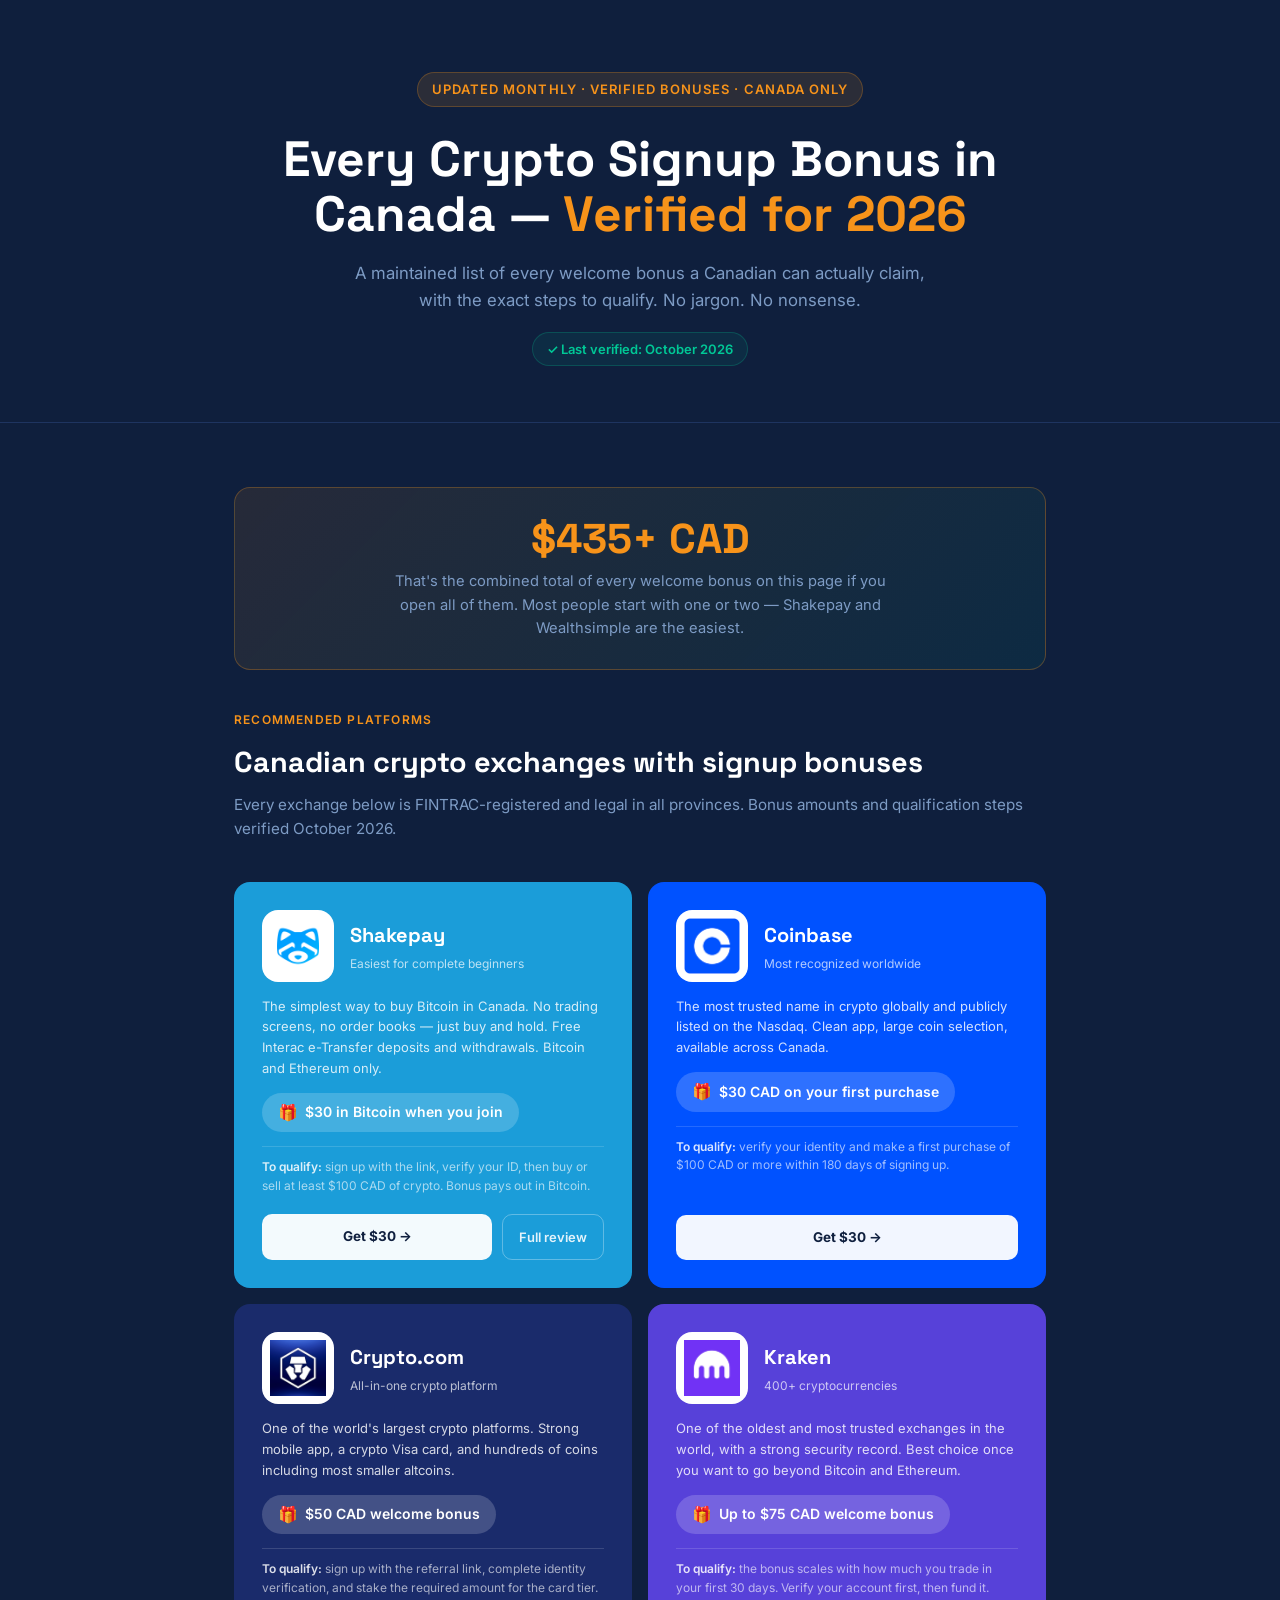
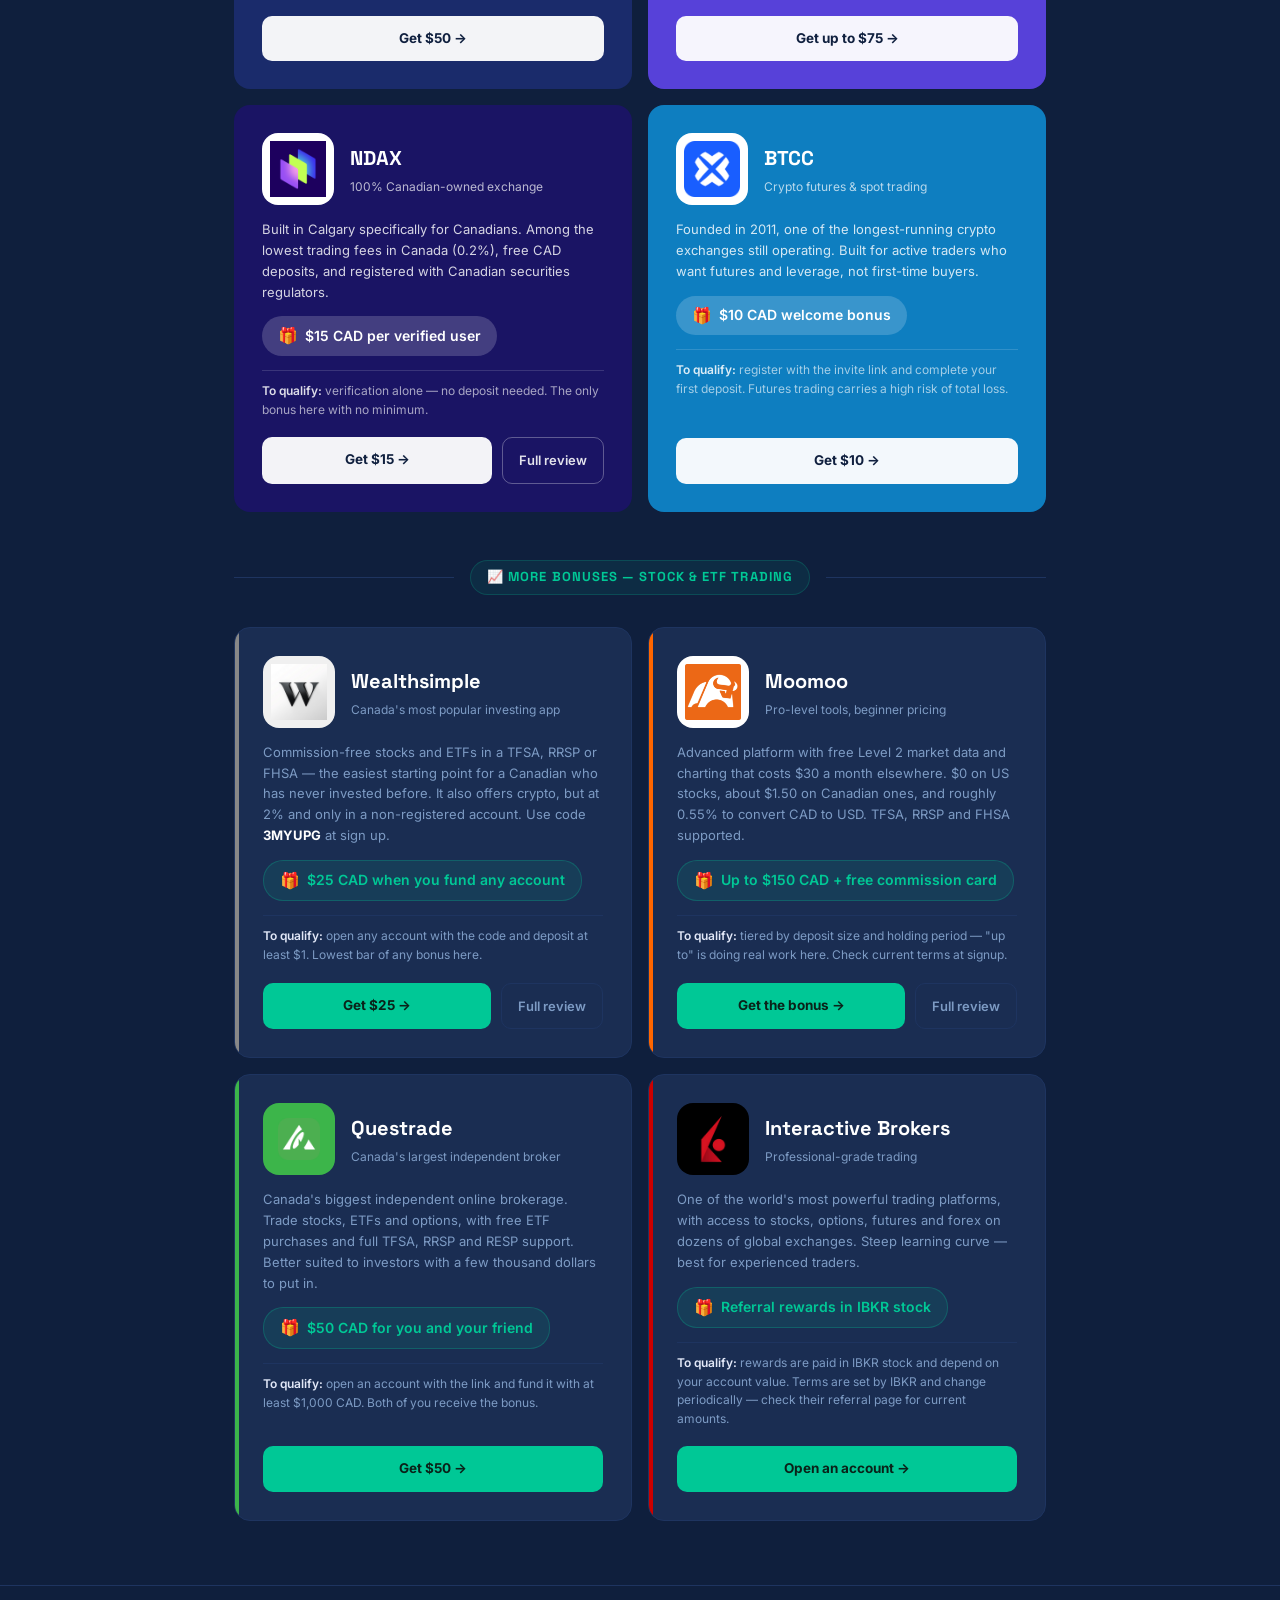
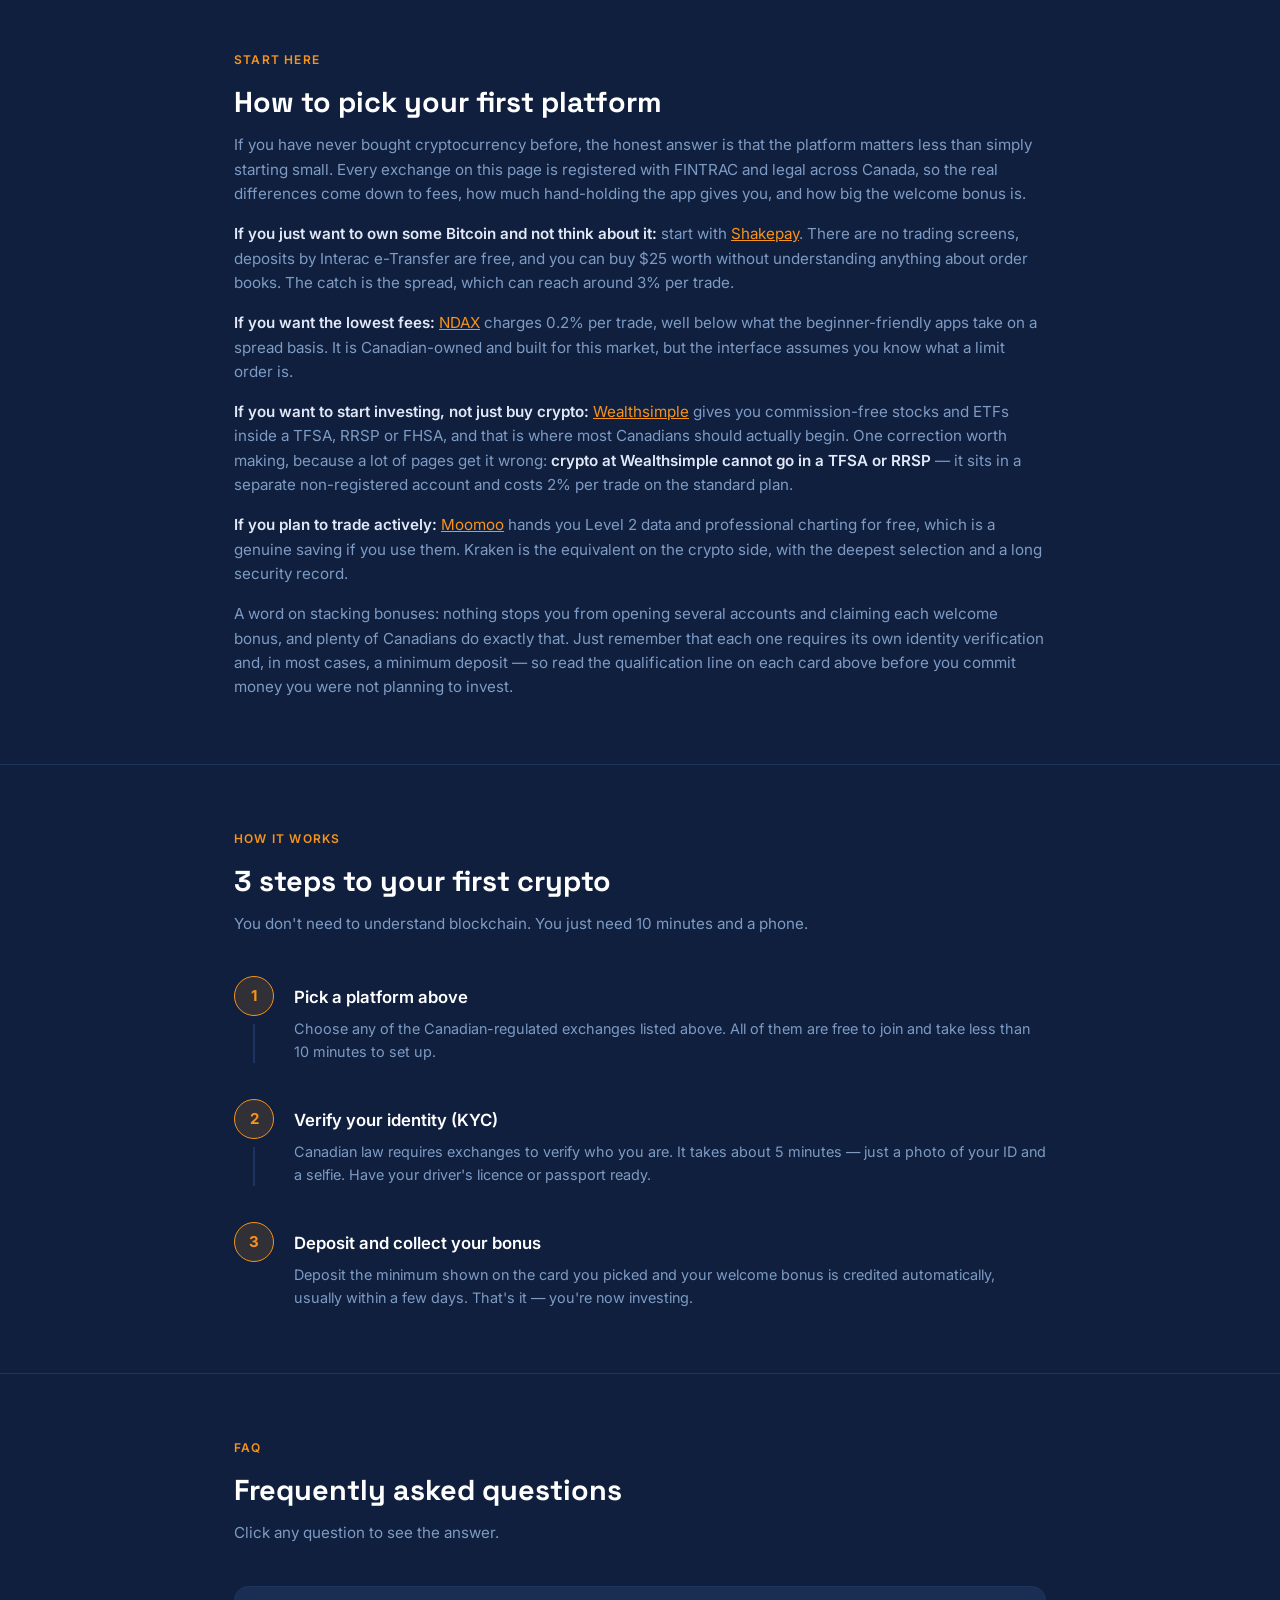
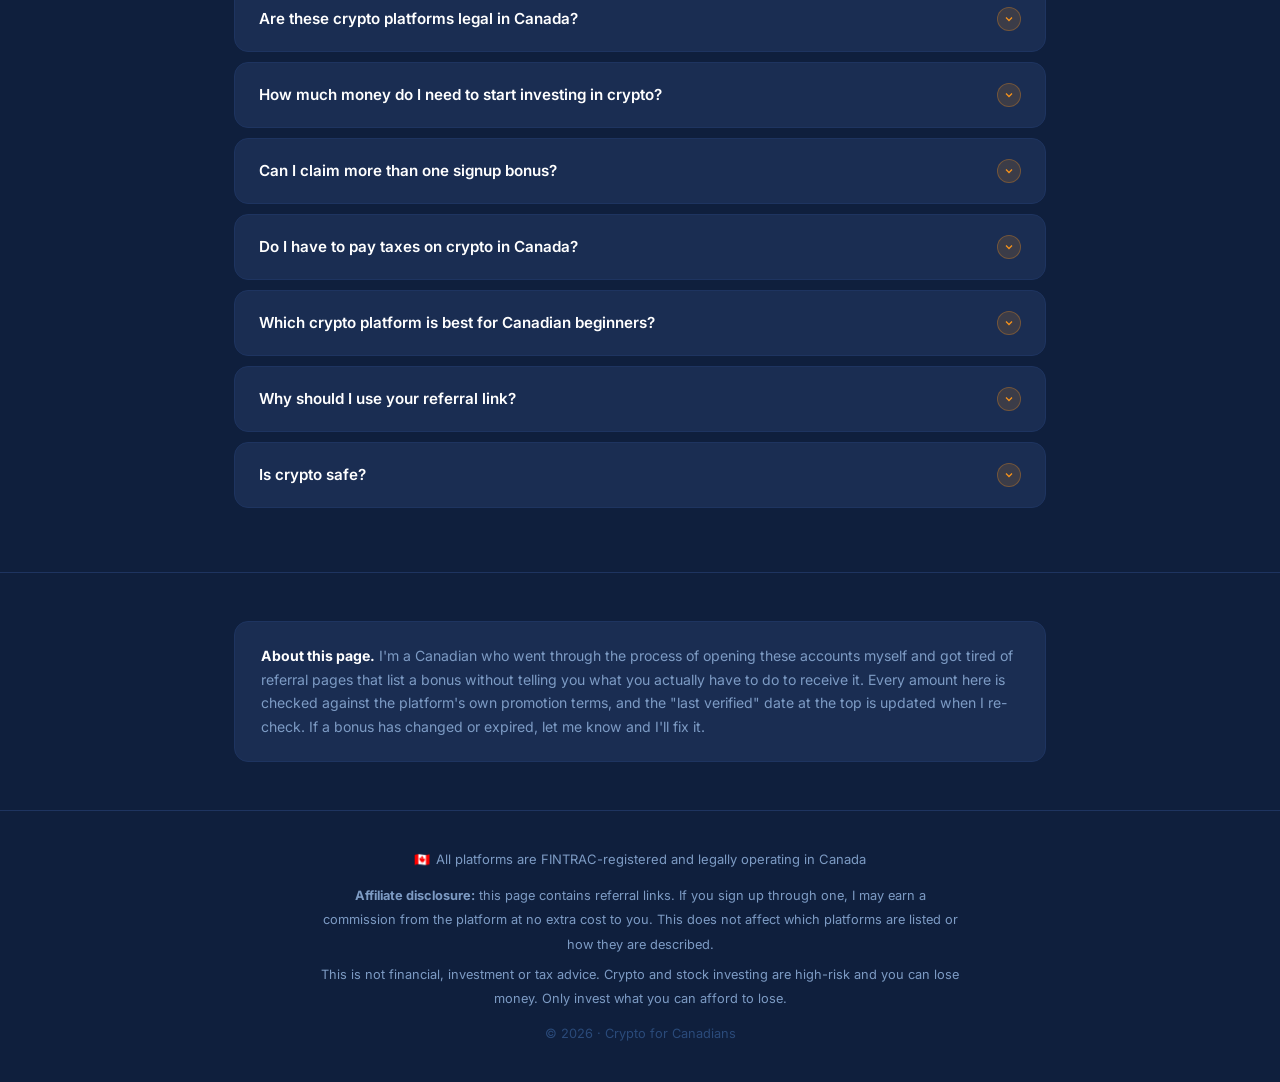
<file: index.html>
<!DOCTYPE html>
<html lang="en-CA">
<head>
  <meta charset="UTF-8" />
  <meta name="viewport" content="width=device-width, initial-scale=1.0"/>

  <!-- ===== SEO: PRIMARY TAGS ===== -->
  <title>Crypto Signup Bonuses Canada 2026 | Every Verified Welcome Bonus</title>
  <meta name="description" content="Every crypto and brokerage signup bonus available in Canada, verified and updated monthly. Stack over $400 CAD across Shakepay, NDAX, Kraken, Wealthsimple and more. Exact steps to qualify."/>
  <link rel="canonical" href="https://stayeasycanada.github.io/crypto-for-canadians/"/>
  <meta name="robots" content="index, follow, max-image-preview:large"/>
  <meta name="theme-color" content="#0f1f3d"/>
  <!-- Google Search Console ownership verification — do not remove -->
  <meta name="google-site-verification" content="TSSoETZHpgFbGE4LWz5i3dkM9i1strWRKu1IHQLQlgA" />

  <!-- ===== SEO: OPEN GRAPH (link previews on Reddit, Facebook, WhatsApp, Discord) ===== -->
  <meta property="og:type" content="website"/>
  <meta property="og:site_name" content="Crypto for Canadians"/>
  <meta property="og:locale" content="en_CA"/>
  <meta property="og:title" content="Every Crypto Signup Bonus in Canada — Stack $400+ in 2026"/>
  <meta property="og:description" content="A maintained list of every crypto and brokerage welcome bonus available to Canadians, with the exact steps to qualify for each one."/>
  <meta property="og:url" content="https://stayeasycanada.github.io/crypto-for-canadians/"/>
  <meta property="og:image" content="https://stayeasycanada.github.io/crypto-for-canadians/og-image.png"/>
  <meta property="og:image:width" content="1200"/>
  <meta property="og:image:height" content="630"/>
  <meta property="og:image:alt" content="Crypto for Canadians — every Canadian crypto signup bonus, verified"/>
  <meta name="twitter:card" content="summary_large_image"/>
  <meta name="twitter:title" content="Every Crypto Signup Bonus in Canada — Stack $400+ in 2026"/>
  <meta name="twitter:description" content="A maintained list of every crypto and brokerage welcome bonus available to Canadians, with the exact steps to qualify."/>
  <meta name="twitter:image" content="https://stayeasycanada.github.io/crypto-for-canadians/og-image.png"/>

  <!-- ===== FONTS: preconnect + link (faster than @import, better Core Web Vitals) ===== -->
  <link rel="preconnect" href="https://fonts.googleapis.com">
  <link rel="preconnect" href="https://fonts.gstatic.com" crossorigin>
  <link rel="stylesheet" href="https://fonts.googleapis.com/css2?family=Inter:wght@400;500;600;700&family=Space+Grotesk:wght@500;700&display=swap">

  <style>
    *, *::before, *::after { box-sizing: border-box; margin: 0; padding: 0; }
    :root {
      --bg: #0f1f3d;
      --surface: #162340;
      --surface2: #1a2d52;
      --border: #1e3460;
      --text: #e2e8f8;
      --muted: #7d9bc4;
      --accent: #f7931a;
      --green: #00c896;
      --white: #ffffff;
    }
    body { background: var(--bg); color: var(--text); font-family: 'Inter', sans-serif; font-size: 16px; line-height: 1.6; }

    header { text-align: center; padding: 72px 24px 56px; border-bottom: 1px solid var(--border); }
    .badge { display: inline-block; background: rgba(247,147,26,0.12); color: var(--accent); font-size: 13px; font-weight: 600; letter-spacing: 0.08em; text-transform: uppercase; padding: 6px 14px; border-radius: 20px; margin-bottom: 24px; border: 1px solid rgba(247,147,26,0.25); }
    h1 { font-family: 'Space Grotesk', sans-serif; font-size: clamp(2rem, 4.6vw, 3.1rem); font-weight: 700; color: var(--white); line-height: 1.12; margin-bottom: 18px; max-width: 760px; margin-left: auto; margin-right: auto; }
    h1 span { color: var(--accent); }
    .tagline { font-size: 1.05rem; color: var(--muted); max-width: 580px; margin: 0 auto 18px; }
    .updated { font-size: 13px; color: var(--muted); display: inline-flex; align-items: center; gap: 7px; background: rgba(0,200,150,0.08); border: 1px solid rgba(0,200,150,0.22); color: var(--green); padding: 6px 14px; border-radius: 20px; font-weight: 600; }

    section { max-width: 860px; margin: 0 auto; padding: 64px 24px; }
    .section-label { font-size: 12px; font-weight: 600; letter-spacing: 0.1em; text-transform: uppercase; color: var(--accent); margin-bottom: 10px; }
    h2 { font-family: 'Space Grotesk', sans-serif; font-size: 1.8rem; font-weight: 700; color: var(--white); margin-bottom: 8px; }
    .section-desc { color: var(--muted); margin-bottom: 40px; font-size: 0.95rem; }
    .divider { border: none; border-top: 1px solid var(--border); }
    .prose p { color: var(--muted); font-size: 0.95rem; margin-bottom: 16px; }
    .prose p:last-child { margin-bottom: 0; }
    .prose strong { color: var(--text); font-weight: 600; }
    .prose a { color: var(--accent); }

    /* CRYPTO CARDS */
    .cards-grid { display: grid; grid-template-columns: repeat(auto-fit, minmax(340px, 1fr)); gap: 16px; }
    .platform-card { border-radius: 16px; padding: 28px; text-decoration: none; display: flex; flex-direction: column; gap: 14px; transition: opacity 0.15s, transform 0.15s; }
    .platform-card:hover { opacity: 0.92; transform: translateY(-2px); }
    .card-header { display: flex; align-items: center; gap: 16px; }
    .card-logo-box { width: 72px; height: 72px; background: white; border-radius: 16px; display: flex; align-items: center; justify-content: center; flex-shrink: 0; padding: 8px; }
    .card-logo-box img { width: 100%; height: 100%; object-fit: contain; }
    .card-title { font-family: 'Space Grotesk', sans-serif; font-size: 1.25rem; font-weight: 700; color: #ffffff; margin: 0; }
    .card-tagline { font-size: 12px; color: rgba(255,255,255,0.7); margin: 0; margin-top: 3px; }
    .card-desc { font-size: 13px; color: rgba(255,255,255,0.82); line-height: 1.6; }
    .card-bonus { background: rgba(255,255,255,0.18); border-radius: 20px; padding: 7px 16px; display: inline-flex; align-items: center; gap: 7px; width: fit-content; }
    .card-bonus span { font-size: 14px; font-weight: 600; color: white; }
    .card-howto { font-size: 12px; color: rgba(255,255,255,0.62); line-height: 1.55; border-top: 1px solid rgba(255,255,255,0.14); padding-top: 11px; }
    .card-howto strong { color: rgba(255,255,255,0.85); font-weight: 600; }

    /* CARD ACTIONS — primary referral CTA + internal link to the full review */
    .card-actions { display: flex; gap: 10px; margin-top: auto; padding-top: 4px; flex-wrap: wrap; }
    .card-cta { flex: 1 1 auto; min-width: 150px; text-align: center; background: rgba(255,255,255,0.95); color: #10203f; font-weight: 700; font-size: 13.5px; text-decoration: none; padding: 12px 18px; border-radius: 10px; transition: transform 0.15s; }
    .card-cta:hover { transform: translateY(-1px); background: #fff; }
    .card-review { text-align: center; color: rgba(255,255,255,0.88); font-size: 13px; font-weight: 600; text-decoration: none; padding: 12px 16px; border: 1px solid rgba(255,255,255,0.3); border-radius: 10px; transition: background 0.15s; }
    .card-review:hover { background: rgba(255,255,255,0.12); }
    .trading-card .card-cta { background: var(--green); color: #0a2219; }
    .trading-card .card-cta:hover { background: #19dba9; }
    .trading-card .card-review { color: var(--muted); border-color: var(--border); }
    .trading-card .card-review:hover { background: rgba(255,255,255,0.05); color: var(--text); }

    /* TRADING DIVIDER */
    .trading-divider { display: flex; align-items: center; gap: 16px; margin-bottom: 32px; margin-top: 48px; }
    .trading-divider::before, .trading-divider::after { content: ''; flex: 1; height: 1px; background: var(--border); }
    .trading-divider-label { font-family: 'Space Grotesk', sans-serif; font-size: 13px; font-weight: 700; color: var(--green); letter-spacing: 0.08em; text-transform: uppercase; white-space: nowrap; padding: 6px 16px; border-radius: 20px; background: rgba(0,200,150,0.08); border: 1px solid rgba(0,200,150,0.2); }

    /* TRADING CARDS */
    .trading-card { border-radius: 16px; padding: 28px; text-decoration: none; display: flex; flex-direction: column; gap: 14px; transition: opacity 0.15s, transform 0.15s; border: 1.5px solid var(--border); background: var(--surface2); position: relative; overflow: hidden; }
    .trading-card::before { content: ''; position: absolute; top: 0; left: 0; width: 4px; height: 100%; }
    .trading-card.ws::before  { background: #888888; }
    .trading-card.ibkr::before { background: #cc0000; }
    .trading-card.qt::before  { background: #3cb54a; }
    .trading-card.moo::before { background: #ff6600; }
    .trading-card:hover { border-color: var(--green); transform: translateY(-2px); }
    .trading-bonus { background: rgba(0,200,150,0.1); border: 1px solid rgba(0,200,150,0.25); border-radius: 20px; padding: 7px 16px; display: inline-flex; align-items: center; gap: 7px; width: fit-content; }
    .trading-bonus span { font-size: 14px; font-weight: 600; color: var(--green); }
    .trading-card .card-howto { color: var(--muted); border-top-color: var(--border); }
    .trading-card .card-howto strong { color: var(--text); }

    /* TOTAL BANNER */
    .total-banner { background: linear-gradient(135deg, rgba(247,147,26,0.1), rgba(0,200,150,0.07)); border: 1px solid rgba(247,147,26,0.28); border-radius: 16px; padding: 28px 32px; text-align: center; margin-bottom: 40px; }
    .total-banner .amount { font-family: 'Space Grotesk', sans-serif; font-size: clamp(1.9rem, 4vw, 2.6rem); font-weight: 700; color: var(--accent); line-height: 1.1; display: block; margin-bottom: 8px; }
    .total-banner p { font-size: 0.92rem; color: var(--muted); max-width: 520px; margin: 0 auto; }

    /* SUBTITLE BANNER */
    .subtitle-banner { background: var(--surface2); border: 1px solid var(--border); border-radius: 14px; padding: 28px 32px; }
    .subtitle-banner p { font-size: 0.95rem; color: var(--muted); line-height: 1.7; }

    /* HOW IT WORKS */
    .steps { display: flex; flex-direction: column; }
    .step { display: flex; gap: 20px; padding-bottom: 36px; }
    .step:last-child { padding-bottom: 0; }
    .step-left { display: flex; flex-direction: column; align-items: center; flex-shrink: 0; }
    .step-num { width: 40px; height: 40px; border-radius: 50%; background: rgba(247,147,26,0.15); border: 1.5px solid var(--accent); color: var(--accent); font-size: 15px; font-weight: 700; display: flex; align-items: center; justify-content: center; }
    .step-line { width: 1.5px; flex: 1; background: var(--border); margin-top: 8px; }
    .step:last-child .step-line { display: none; }
    .step-content { padding-top: 8px; }
    .step-content h3 { font-size: 1.05rem; font-weight: 600; color: var(--white); margin-bottom: 6px; }
    .step-content p { font-size: 0.9rem; color: var(--muted); }

    /* FAQ — answers are in the DOM and crawlable; only visually collapsed */
    .faq { display: flex; flex-direction: column; gap: 10px; }
    .faq-item { background: var(--surface2); border: 1px solid var(--border); border-radius: 14px; overflow: hidden; }
    .faq-question { width: 100%; background: none; border: none; padding: 20px 24px; display: flex; align-items: center; justify-content: space-between; gap: 16px; cursor: pointer; text-align: left; font-family: inherit; }
    .faq-question h3 { font-size: 0.95rem; font-weight: 600; color: var(--white); line-height: 1.4; margin: 0; }
    .faq-icon { width: 24px; height: 24px; border-radius: 50%; background: rgba(247,147,26,0.15); border: 1px solid rgba(247,147,26,0.3); display: flex; align-items: center; justify-content: center; flex-shrink: 0; transition: transform 0.25s, background 0.2s; }
    .faq-icon svg { width: 12px; height: 12px; stroke: var(--accent); fill: none; stroke-width: 2.5; }
    .faq-answer { max-height: 0; overflow: hidden; transition: max-height 0.3s ease; padding: 0 24px; }
    .faq-answer p { font-size: 0.88rem; color: var(--muted); line-height: 1.7; padding-bottom: 20px; }
    .faq-item.open .faq-answer { max-height: 420px; }
    .faq-item.open .faq-icon { background: rgba(247,147,26,0.25); transform: rotate(180deg); }

    footer { border-top: 1px solid var(--border); text-align: center; padding: 36px 24px; color: var(--muted); font-size: 0.8rem; line-height: 1.9; }
    footer p { max-width: 640px; margin-left: auto; margin-right: auto; }
    .trust-note { font-size: 13px; color: var(--muted); display: flex; align-items: center; justify-content: center; gap: 6px; margin-bottom: 12px; }
    .trust-note::before { content: "🇨🇦"; }
    .author-box { background: var(--surface2); border: 1px solid var(--border); border-radius: 14px; padding: 22px 26px; font-size: 0.88rem; color: var(--muted); line-height: 1.7; }
    .author-box strong { color: var(--white); }

    @media (max-width: 600px) {
      .cards-grid { grid-template-columns: 1fr; }
      .platform-card, .trading-card { padding: 22px; }
      .card-logo-box { width: 60px; height: 60px; }
      .total-banner, .subtitle-banner { padding: 22px; }
      /* el rótulo no cabía en una línea a 390px y provocaba scroll horizontal */
      .trading-divider { gap: 10px; }
      .trading-divider-label { white-space: normal; font-size: 12px; padding: 6px 12px; }
    }
  </style>
</head>
<body>

  <header>
    <div class="badge">Updated monthly · Verified bonuses · Canada only</div>
    <h1>Every Crypto Signup Bonus in Canada — <span>Verified for 2026</span></h1>
    <p class="tagline">A maintained list of every welcome bonus a Canadian can actually claim, with the exact steps to qualify. No jargon. No nonsense.</p>
    <!-- IMPORTANT: update this date every time you re-verify the bonus amounts -->
    <div class="updated">✓ Last verified: October 2026</div>
  </header>

  <section>
    <div class="total-banner">
      <span class="amount">$435+ CAD</span>
      <p>That's the combined total of every welcome bonus on this page if you open all of them. Most people start with one or two — Shakepay and Wealthsimple are the easiest.</p>
    </div>

    <div class="section-label">Recommended platforms</div>
    <h2>Canadian crypto exchanges with signup bonuses</h2>
    <p class="section-desc">Every exchange below is FINTRAC-registered and legal in all provinces. Bonus amounts and qualification steps verified October 2026.</p>

    <div class="cards-grid">

      <div class="platform-card" style="background:#1B9DD9;">
        <div class="card-header">
          <div class="card-logo-box"><img src="shakepay.png" alt="Shakepay logo" loading="lazy"/></div>
          <div><p class="card-title">Shakepay</p><p class="card-tagline">Easiest for complete beginners</p></div>
        </div>
        <p class="card-desc">The simplest way to buy Bitcoin in Canada. No trading screens, no order books — just buy and hold. Free Interac e-Transfer deposits and withdrawals. Bitcoin and Ethereum only.</p>
        <div class="card-bonus">🎁 <span>$30 in Bitcoin when you join</span></div>
        <p class="card-howto"><strong>To qualify:</strong> sign up with the link, verify your ID, then buy or sell at least $100 CAD of crypto. Bonus pays out in Bitcoin.</p>
        <div class="card-actions">
          <a class="card-cta" href="https://shakepay.me/r/RV6U7EG" target="_blank" rel="sponsored noopener">Get $30 →</a>
          <a class="card-review" href="shakepay-referral-code.html">Full review</a>
        </div>
      </div>

      <div class="platform-card" style="background:#0052FF;">
        <div class="card-header">
          <div class="card-logo-box"><img src="coinbase.png" alt="Coinbase logo" loading="lazy"/></div>
          <div><p class="card-title">Coinbase</p><p class="card-tagline">Most recognized worldwide</p></div>
        </div>
        <p class="card-desc">The most trusted name in crypto globally and publicly listed on the Nasdaq. Clean app, large coin selection, available across Canada.</p>
        <div class="card-bonus">🎁 <span>$30 CAD on your first purchase</span></div>
        <p class="card-howto"><strong>To qualify:</strong> verify your identity and make a first purchase of $100 CAD or more within 180 days of signing up.</p>
        <div class="card-actions">
          <a class="card-cta" href="https://coinbase.com/join/FBKDXHK?src=android-link" target="_blank" rel="sponsored noopener">Get $30 →</a>
        </div>
      </div>

      <div class="platform-card" style="background:#1A2B6B;">
        <div class="card-header">
          <div class="card-logo-box"><img src="cryptodotcom.png" alt="Crypto.com logo" loading="lazy"/></div>
          <div><p class="card-title">Crypto.com</p><p class="card-tagline">All-in-one crypto platform</p></div>
        </div>
        <p class="card-desc">One of the world's largest crypto platforms. Strong mobile app, a crypto Visa card, and hundreds of coins including most smaller altcoins.</p>
        <div class="card-bonus">🎁 <span>$50 CAD welcome bonus</span></div>
        <p class="card-howto"><strong>To qualify:</strong> sign up with the referral link, complete identity verification, and stake the required amount for the card tier.</p>
        <div class="card-actions">
          <a class="card-cta" href="https://crypto.com/app/fdf6hh8ufr" target="_blank" rel="sponsored noopener">Get $50 →</a>
        </div>
      </div>

      <div class="platform-card" style="background:#5741D9;">
        <div class="card-header">
          <div class="card-logo-box"><img src="kraken.png" alt="Kraken logo" loading="lazy"/></div>
          <div><p class="card-title">Kraken</p><p class="card-tagline">400+ cryptocurrencies</p></div>
        </div>
        <p class="card-desc">One of the oldest and most trusted exchanges in the world, with a strong security record. Best choice once you want to go beyond Bitcoin and Ethereum.</p>
        <div class="card-bonus">🎁 <span>Up to $75 CAD welcome bonus</span></div>
        <p class="card-howto"><strong>To qualify:</strong> the bonus scales with how much you trade in your first 30 days. Verify your account first, then fund it.</p>
        <div class="card-actions">
          <a class="card-cta" href="https://proinvite.kraken.com/9f1e/6l5p5yu6" target="_blank" rel="sponsored noopener">Get up to $75 →</a>
        </div>
      </div>

      <div class="platform-card" style="background:#1A1464;">
        <div class="card-header">
          <div class="card-logo-box"><img src="ndax.png" alt="NDAX logo" loading="lazy"/></div>
          <div><p class="card-title">NDAX</p><p class="card-tagline">100% Canadian-owned exchange</p></div>
        </div>
        <p class="card-desc">Built in Calgary specifically for Canadians. Among the lowest trading fees in Canada (0.2%), free CAD deposits, and registered with Canadian securities regulators.</p>
        <div class="card-bonus">🎁 <span>$15 CAD per verified user</span></div>
        <p class="card-howto"><strong>To qualify:</strong> verification alone — no deposit needed. The only bonus here with no minimum.</p>
        <div class="card-actions">
          <a class="card-cta" href="https://ref.ndax.io/NLZU/h5djb6aa" target="_blank" rel="sponsored noopener">Get $15 →</a>
          <a class="card-review" href="ndax-referral-code.html">Full review</a>
        </div>
      </div>

      <div class="platform-card" style="background:#0E7EC0;">
        <div class="card-header">
          <div class="card-logo-box"><img src="btcc.png" alt="BTCC logo" loading="lazy"/></div>
          <div><p class="card-title">BTCC</p><p class="card-tagline">Crypto futures & spot trading</p></div>
        </div>
        <p class="card-desc">Founded in 2011, one of the longest-running crypto exchanges still operating. Built for active traders who want futures and leverage, not first-time buyers.</p>
        <div class="card-bonus">🎁 <span>$10 CAD welcome bonus</span></div>
        <p class="card-howto"><strong>To qualify:</strong> register with the invite link and complete your first deposit. Futures trading carries a high risk of total loss.</p>
        <div class="card-actions">
          <a class="card-cta" href="https://btcc.com/invite/Uflbmy2" target="_blank" rel="sponsored noopener">Get $10 →</a>
        </div>
      </div>

    </div>

    <!-- TRADING SECTION -->
    <div class="trading-divider">
      <div class="trading-divider-label">📈 More bonuses — Stock &amp; ETF trading</div>
    </div>

    <div class="cards-grid">

      <div class="trading-card ws">
        <div class="card-header">
          <div class="card-logo-box" style="background:#f0f0f0;">
            <img src="wealthsimple.png" alt="Wealthsimple logo" loading="lazy"/>
          </div>
          <div>
            <p class="card-title">Wealthsimple</p>
            <p class="card-tagline" style="color:var(--muted);">Canada's most popular investing app</p>
          </div>
        </div>
        <p class="card-desc" style="color:var(--muted);">Commission-free stocks and ETFs in a TFSA, RRSP or FHSA — the easiest starting point for a Canadian who has never invested before. It also offers crypto, but at 2% and only in a non-registered account. Use code <strong style="color:var(--white);">3MYUPG</strong> at sign up.</p>
        <div class="trading-bonus">🎁 <span>$25 CAD when you fund any account</span></div>
        <p class="card-howto"><strong>To qualify:</strong> open any account with the code and deposit at least $1. Lowest bar of any bonus here.</p>
        <div class="card-actions">
          <a class="card-cta" href="https://www.wealthsimple.com/invite/3MYUPG" target="_blank" rel="sponsored noopener">Get $25 →</a>
          <a class="card-review" href="wealthsimple-referral-code.html">Full review</a>
        </div>
      </div>

      <div class="trading-card moo">
        <div class="card-header">
          <div class="card-logo-box" style="background:#ffffff;">
            <img src="moomoo.png" alt="Moomoo logo" loading="lazy"/>
          </div>
          <div>
            <p class="card-title">Moomoo</p>
            <p class="card-tagline" style="color:var(--muted);">Pro-level tools, beginner pricing</p>
          </div>
        </div>
        <p class="card-desc" style="color:var(--muted);">Advanced platform with free Level 2 market data and charting that costs $30 a month elsewhere. $0 on US stocks, about $1.50 on Canadian ones, and roughly 0.55% to convert CAD to USD. TFSA, RRSP and FHSA supported.</p>
        <div class="trading-bonus">🎁 <span>Up to $150 CAD + free commission card</span></div>
        <p class="card-howto"><strong>To qualify:</strong> tiered by deposit size and holding period — "up to" is doing real work here. Check current terms at signup.</p>
        <div class="card-actions">
          <a class="card-cta" href="https://www.moomoo.com/ca/events/referral?global_content=%7B%22promote_id%22%3A14334%2C%22sub_promote_id%22%3A1%2C%22invite%22%3A76715117%7D" target="_blank" rel="sponsored noopener">Get the bonus →</a>
          <a class="card-review" href="moomoo-referral-code.html">Full review</a>
        </div>
      </div>

      <div class="trading-card qt">
        <div class="card-header">
          <div class="card-logo-box" style="background:#3cb54a;">
            <img src="questrade.png" alt="Questrade logo" loading="lazy"/>
          </div>
          <div>
            <p class="card-title">Questrade</p>
            <p class="card-tagline" style="color:var(--muted);">Canada's largest independent broker</p>
          </div>
        </div>
        <p class="card-desc" style="color:var(--muted);">Canada's biggest independent online brokerage. Trade stocks, ETFs and options, with free ETF purchases and full TFSA, RRSP and RESP support. Better suited to investors with a few thousand dollars to put in.</p>
        <div class="trading-bonus">🎁 <span>$50 CAD for you and your friend</span></div>
        <p class="card-howto"><strong>To qualify:</strong> open an account with the link and fund it with at least $1,000 CAD. Both of you receive the bonus.</p>
        <div class="card-actions">
          <a class="card-cta" href="https://start.questrade.com/?oaa_promo=626130488496851&amp;s_cid=RAF14_share_link_refer_a_friend_email&amp;utm_medium=share_link&amp;utm_source=refer_a_friend&amp;utm_campaign=RAF14&amp;utm_content=personalized_link" target="_blank" rel="sponsored noopener">Get $50 →</a>
        </div>
      </div>

      <div class="trading-card ibkr">
        <div class="card-header">
          <div class="card-logo-box" style="background:#000000;">
            <img src="interactivebrokers.png" alt="Interactive Brokers logo" loading="lazy"/>
          </div>
          <div>
            <p class="card-title">Interactive Brokers</p>
            <p class="card-tagline" style="color:var(--muted);">Professional-grade trading</p>
          </div>
        </div>
        <p class="card-desc" style="color:var(--muted);">One of the world's most powerful trading platforms, with access to stocks, options, futures and forex on dozens of global exchanges. Steep learning curve — best for experienced traders.</p>
        <div class="trading-bonus">🎁 <span>Referral rewards in IBKR stock</span></div>
        <p class="card-howto"><strong>To qualify:</strong> rewards are paid in IBKR stock and depend on your account value. Terms are set by IBKR and change periodically — check their referral page for current amounts.</p>
        <div class="card-actions">
          <a class="card-cta" href="https://ibkr.com/referral/juan8609" target="_blank" rel="sponsored noopener">Open an account →</a>
        </div>
      </div>

    </div>
  </section>

  <hr class="divider"/>

  <!-- ===== REAL TEXT CONTENT: this is what gives Google something to rank ===== -->
  <section>
    <div class="section-label">Start here</div>
    <h2>How to pick your first platform</h2>
    <div class="prose">
      <p>If you have never bought cryptocurrency before, the honest answer is that the platform matters less than simply starting small. Every exchange on this page is registered with FINTRAC and legal across Canada, so the real differences come down to fees, how much hand-holding the app gives you, and how big the welcome bonus is.</p>
      <p><strong>If you just want to own some Bitcoin and not think about it:</strong> start with <a href="shakepay-referral-code.html">Shakepay</a>. There are no trading screens, deposits by Interac e-Transfer are free, and you can buy $25 worth without understanding anything about order books. The catch is the spread, which can reach around 3% per trade.</p>
      <p><strong>If you want the lowest fees:</strong> <a href="ndax-referral-code.html">NDAX</a> charges 0.2% per trade, well below what the beginner-friendly apps take on a spread basis. It is Canadian-owned and built for this market, but the interface assumes you know what a limit order is.</p>
      <p><strong>If you want to start investing, not just buy crypto:</strong> <a href="wealthsimple-referral-code.html">Wealthsimple</a> gives you commission-free stocks and ETFs inside a TFSA, RRSP or FHSA, and that is where most Canadians should actually begin. One correction worth making, because a lot of pages get it wrong: <strong>crypto at Wealthsimple cannot go in a TFSA or RRSP</strong> — it sits in a separate non-registered account and costs 2% per trade on the standard plan.</p>
      <p><strong>If you plan to trade actively:</strong> <a href="moomoo-referral-code.html">Moomoo</a> hands you Level 2 data and professional charting for free, which is a genuine saving if you use them. Kraken is the equivalent on the crypto side, with the deepest selection and a long security record.</p>
      <p>A word on stacking bonuses: nothing stops you from opening several accounts and claiming each welcome bonus, and plenty of Canadians do exactly that. Just remember that each one requires its own identity verification and, in most cases, a minimum deposit — so read the qualification line on each card above before you commit money you were not planning to invest.</p>
    </div>
  </section>

  <hr class="divider"/>

  <section>
    <div class="section-label">How it works</div>
    <h2>3 steps to your first crypto</h2>
    <p class="section-desc">You don't need to understand blockchain. You just need 10 minutes and a phone.</p>
    <div class="steps">
      <div class="step">
        <div class="step-left"><div class="step-num">1</div><div class="step-line"></div></div>
        <div class="step-content">
          <h3>Pick a platform above</h3>
          <p>Choose any of the Canadian-regulated exchanges listed above. All of them are free to join and take less than 10 minutes to set up.</p>
        </div>
      </div>
      <div class="step">
        <div class="step-left"><div class="step-num">2</div><div class="step-line"></div></div>
        <div class="step-content">
          <h3>Verify your identity (KYC)</h3>
          <p>Canadian law requires exchanges to verify who you are. It takes about 5 minutes — just a photo of your ID and a selfie. Have your driver's licence or passport ready.</p>
        </div>
      </div>
      <div class="step">
        <div class="step-left"><div class="step-num">3</div><div class="step-line"></div></div>
        <div class="step-content">
          <h3>Deposit and collect your bonus</h3>
          <p>Deposit the minimum shown on the card you picked and your welcome bonus is credited automatically, usually within a few days. That's it — you're now investing.</p>
        </div>
      </div>
    </div>
  </section>

  <hr class="divider"/>

  <section>
    <div class="section-label">FAQ</div>
    <h2>Frequently asked questions</h2>
    <p class="section-desc">Click any question to see the answer.</p>
    <div class="faq">

      <div class="faq-item">
        <button class="faq-question" aria-expanded="false">
          <h3>Are these crypto platforms legal in Canada?</h3>
          <div class="faq-icon"><svg viewBox="0 0 24 24" aria-hidden="true"><polyline points="6 9 12 15 18 9"></polyline></svg></div>
        </button>
        <div class="faq-answer"><p>Yes. Every platform listed here is registered with FINTRAC, Canada's financial intelligence agency, and operates under Canadian securities regulation. They are available in all provinces, though a few specific products are restricted in Ontario and Quebec.</p></div>
      </div>

      <div class="faq-item">
        <button class="faq-question" aria-expanded="false">
          <h3>How much money do I need to start investing in crypto?</h3>
          <div class="faq-icon"><svg viewBox="0 0 24 24" aria-hidden="true"><polyline points="6 9 12 15 18 9"></polyline></svg></div>
        </button>
        <div class="faq-answer"><p>Most platforms let you start with $20 to $50 CAD. You never need to buy a whole Bitcoin — you buy a fraction, so $25 worth is perfectly normal. Note that some welcome bonuses require a larger minimum purchase to qualify, which is listed on each card above.</p></div>
      </div>

      <div class="faq-item">
        <button class="faq-question" aria-expanded="false">
          <h3>Can I claim more than one signup bonus?</h3>
          <div class="faq-icon"><svg viewBox="0 0 24 24" aria-hidden="true"><polyline points="6 9 12 15 18 9"></polyline></svg></div>
        </button>
        <div class="faq-answer"><p>Yes. These are separate companies with separate promotions, so opening accounts at several exchanges and claiming each welcome bonus is allowed. What you cannot do is claim the same platform's bonus twice — they match on identity, not email address. Each account needs its own ID verification and minimum deposit.</p></div>
      </div>

      <div class="faq-item">
        <button class="faq-question" aria-expanded="false">
          <h3>Do I have to pay taxes on crypto in Canada?</h3>
          <div class="faq-icon"><svg viewBox="0 0 24 24" aria-hidden="true"><polyline points="6 9 12 15 18 9"></polyline></svg></div>
        </button>
        <div class="faq-answer"><p>Yes. The CRA treats cryptocurrency as a commodity, not a currency. Selling, trading one coin for another, or spending crypto are all taxable events, usually as a capital gain where half the gain is taxable. Signup bonuses may also count as income. Keep records of every transaction, and talk to an accountant — this page is not tax advice.</p></div>
      </div>

      <div class="faq-item">
        <button class="faq-question" aria-expanded="false">
          <h3>Which crypto platform is best for Canadian beginners?</h3>
          <div class="faq-icon"><svg viewBox="0 0 24 24" aria-hidden="true"><polyline points="6 9 12 15 18 9"></polyline></svg></div>
        </button>
        <div class="faq-answer"><p>Shakepay is the easiest if you only want Bitcoin, because there is nothing to learn. Wealthsimple is the best all-rounder if you also want stocks and ETFs in a TFSA. NDAX is the cheapest if you care about fees and don't mind a more technical interface. Kraken is the right choice once you want a wide selection of coins.</p></div>
      </div>

      <div class="faq-item">
        <button class="faq-question" aria-expanded="false">
          <h3>Why should I use your referral link?</h3>
          <div class="faq-icon"><svg viewBox="0 0 24 24" aria-hidden="true"><polyline points="6 9 12 15 18 9"></polyline></svg></div>
        </button>
        <div class="faq-answer"><p>Because the welcome bonus only exists if you sign up through a referral link — go to the exchange directly and you get nothing. I receive a small reward at the same time, paid by the platform as a marketing expense. It costs you nothing extra and does not change your fees.</p></div>
      </div>

      <div class="faq-item">
        <button class="faq-question" aria-expanded="false">
          <h3>Is crypto safe?</h3>
          <div class="faq-icon"><svg viewBox="0 0 24 24" aria-hidden="true"><polyline points="6 9 12 15 18 9"></polyline></svg></div>
        </button>
        <div class="faq-answer"><p>The platforms here are regulated and have strong security records, but the asset itself is high-risk and volatile — a 50% drop in a few months has happened repeatedly. Crypto held on an exchange is also not covered by CDIC deposit insurance the way cash in a bank is. Only invest money you can afford to lose entirely.</p></div>
      </div>

    </div>
  </section>

  <hr class="divider"/>

  <!-- ===== E-E-A-T: Google weighs author transparency heavily on financial topics ===== -->
  <section style="padding-top:48px; padding-bottom:48px;">
    <div class="author-box">
      <p><strong>About this page.</strong> I'm a Canadian who went through the process of opening these accounts myself and got tired of referral pages that list a bonus without telling you what you actually have to do to receive it. Every amount here is checked against the platform's own promotion terms, and the "last verified" date at the top is updated when I re-check. If a bonus has changed or expired, let me know and I'll fix it.</p>
    </div>
  </section>

  <footer>
    <div class="trust-note">All platforms are FINTRAC-registered and legally operating in Canada</div>
    <p><strong>Affiliate disclosure:</strong> this page contains referral links. If you sign up through one, I may earn a commission from the platform at no extra cost to you. This does not affect which platforms are listed or how they are described.</p>
    <p style="margin-top:6px;">This is not financial, investment or tax advice. Crypto and stock investing are high-risk and you can lose money. Only invest what you can afford to lose.</p>
    <p style="margin-top:10px; color:#2a4a7a;">© 2026 · Crypto for Canadians</p>
  </footer>

  <script>
    document.querySelectorAll('.faq-question').forEach(btn => {
      btn.addEventListener('click', () => {
        const item = btn.closest('.faq-item');
        const isOpen = item.classList.contains('open');
        document.querySelectorAll('.faq-item').forEach(i => {
          i.classList.remove('open');
          i.querySelector('.faq-question').setAttribute('aria-expanded', 'false');
        });
        if (!isOpen) {
          item.classList.add('open');
          btn.setAttribute('aria-expanded', 'true');
        }
      });
    });
  </script>

  <!-- ===== STRUCTURED DATA ===== -->
  <script type="application/ld+json">
  {
    "@context": "https://schema.org",
    "@graph": [
      {
        "@type": "WebSite",
        "@id": "https://stayeasycanada.github.io/crypto-for-canadians/#website",
        "url": "https://stayeasycanada.github.io/crypto-for-canadians/",
        "name": "Crypto for Canadians",
        "description": "Every verified crypto and brokerage signup bonus available in Canada.",
        "inLanguage": "en-CA"
      },
      {
        "@type": "WebPage",
        "@id": "https://stayeasycanada.github.io/crypto-for-canadians/#webpage",
        "url": "https://stayeasycanada.github.io/crypto-for-canadians/",
        "name": "Crypto Signup Bonuses Canada 2026 | Every Verified Welcome Bonus",
        "isPartOf": { "@id": "https://stayeasycanada.github.io/crypto-for-canadians/#website" },
        "description": "Every crypto and brokerage signup bonus available in Canada, verified and updated monthly.",
        "dateModified": "2026-10-02",
        "inLanguage": "en-CA"
      },
      {
        "@type": "FAQPage",
        "@id": "https://stayeasycanada.github.io/crypto-for-canadians/#faq",
        "mainEntity": [
          {
            "@type": "Question",
            "name": "Are these crypto platforms legal in Canada?",
            "acceptedAnswer": {
              "@type": "Answer",
              "text": "Yes. Every platform listed here is registered with FINTRAC, Canada's financial intelligence agency, and operates under Canadian securities regulation. They are available in all provinces, though a few specific products are restricted in Ontario and Quebec."
            }
          },
          {
            "@type": "Question",
            "name": "How much money do I need to start investing in crypto?",
            "acceptedAnswer": {
              "@type": "Answer",
              "text": "Most platforms let you start with $20 to $50 CAD. You never need to buy a whole Bitcoin — you buy a fraction, so $25 worth is perfectly normal. Some welcome bonuses require a larger minimum purchase to qualify."
            }
          },
          {
            "@type": "Question",
            "name": "Can I claim more than one signup bonus?",
            "acceptedAnswer": {
              "@type": "Answer",
              "text": "Yes. These are separate companies with separate promotions, so opening accounts at several exchanges and claiming each welcome bonus is allowed. You cannot claim the same platform's bonus twice. Each account needs its own ID verification and minimum deposit."
            }
          },
          {
            "@type": "Question",
            "name": "Do I have to pay taxes on crypto in Canada?",
            "acceptedAnswer": {
              "@type": "Answer",
              "text": "Yes. The CRA treats cryptocurrency as a commodity. Selling, trading one coin for another, or spending crypto are all taxable events, usually as a capital gain where half the gain is taxable. Signup bonuses may also count as income. Keep records of every transaction and consult an accountant."
            }
          },
          {
            "@type": "Question",
            "name": "Which crypto platform is best for Canadian beginners?",
            "acceptedAnswer": {
              "@type": "Answer",
              "text": "Shakepay is the easiest if you only want Bitcoin. Wealthsimple is the best all-rounder if you also want stocks and ETFs in a TFSA. NDAX is the cheapest on fees but more technical. Kraken is the right choice for a wide selection of coins."
            }
          },
          {
            "@type": "Question",
            "name": "Is crypto safe?",
            "acceptedAnswer": {
              "@type": "Answer",
              "text": "The platforms here are regulated and have strong security records, but the asset itself is high-risk and volatile. Crypto held on an exchange is not covered by CDIC deposit insurance. Only invest money you can afford to lose entirely."
            }
          }
        ]
      }
    ]
  }
  </script>

</body>
</html>
</file>
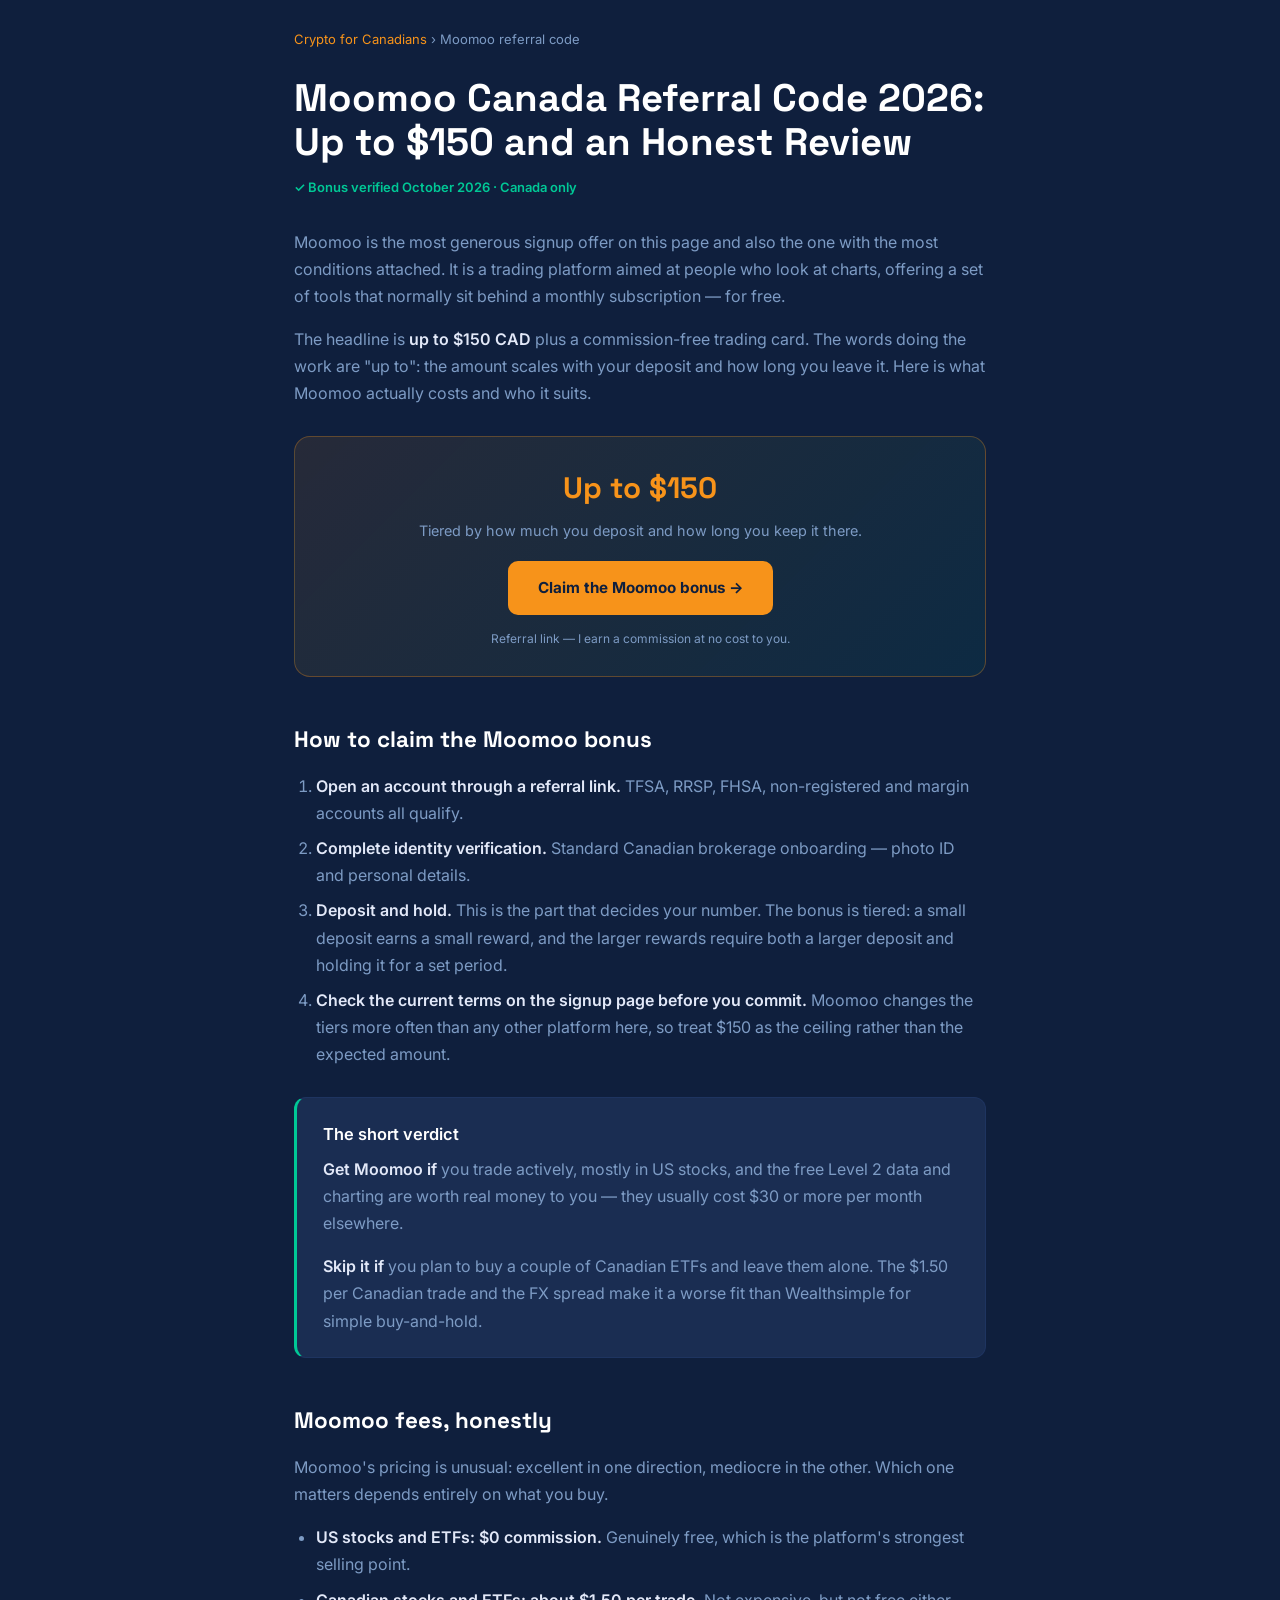
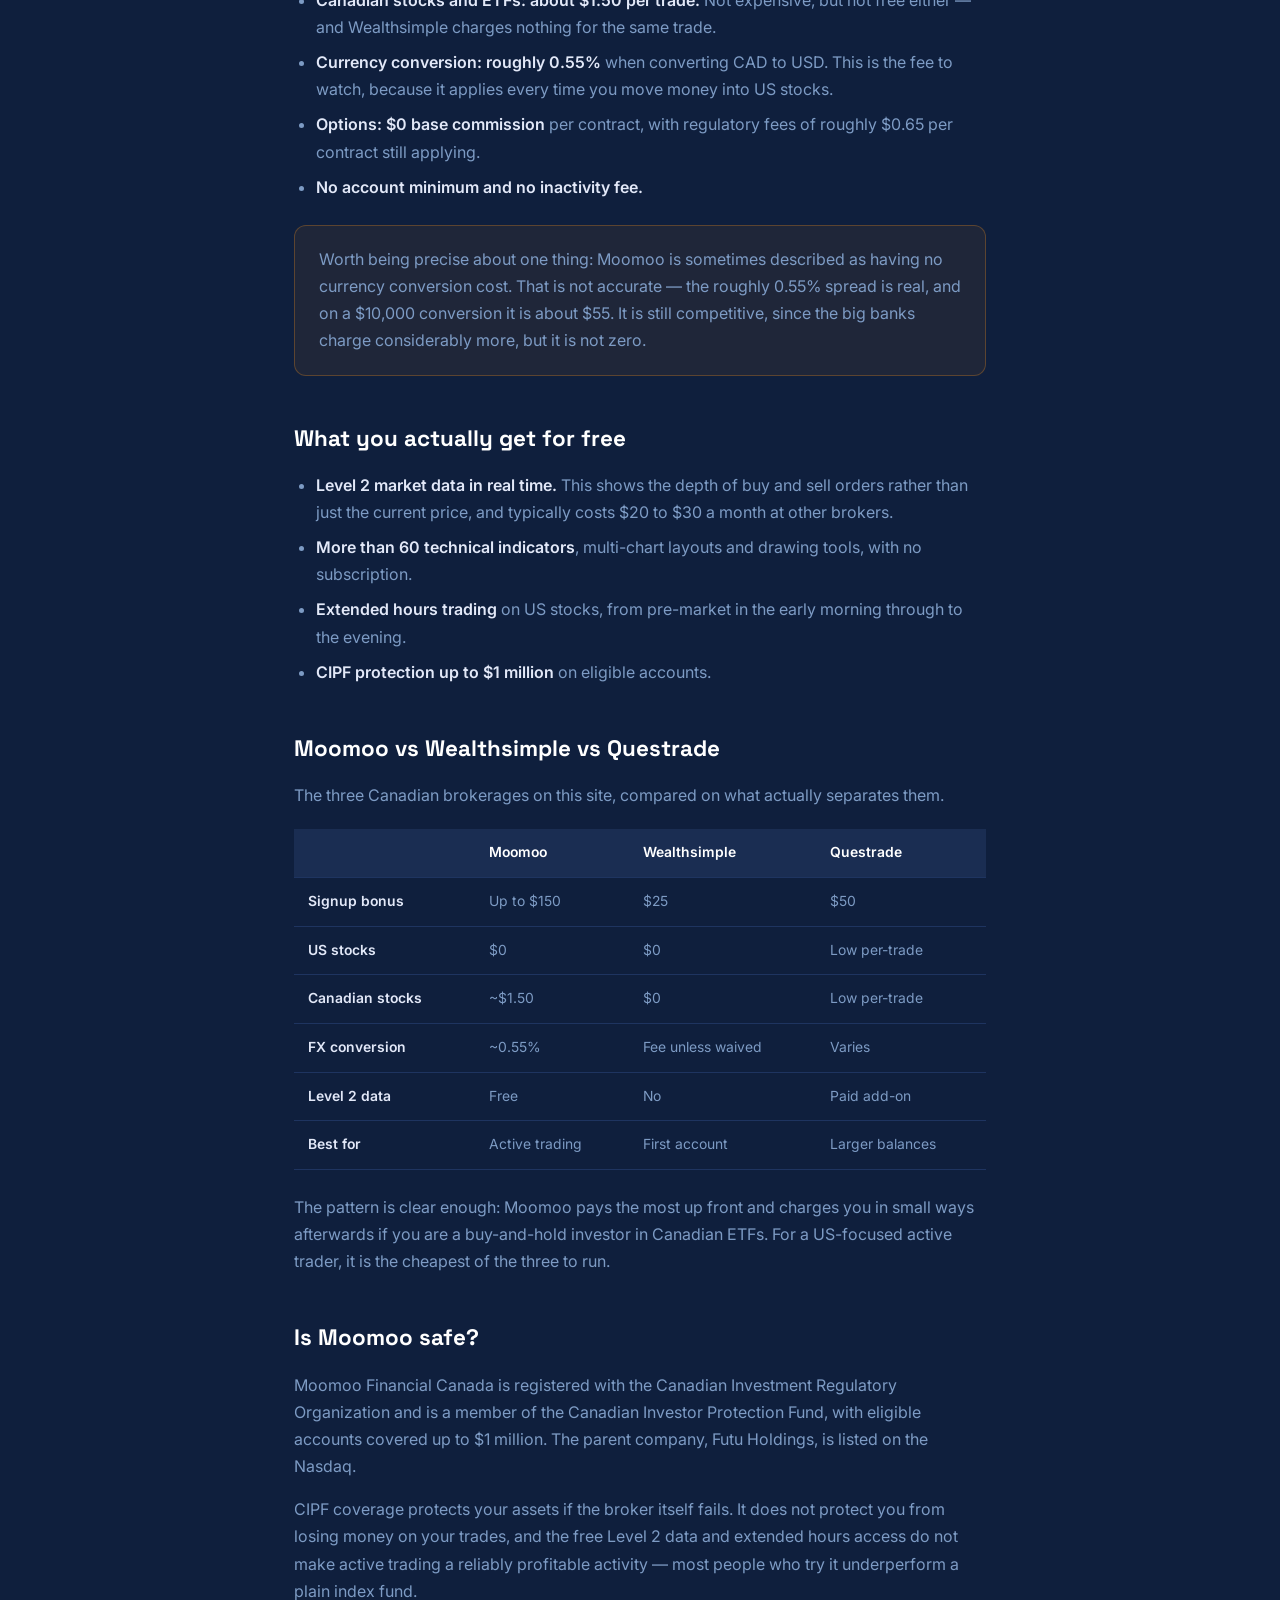
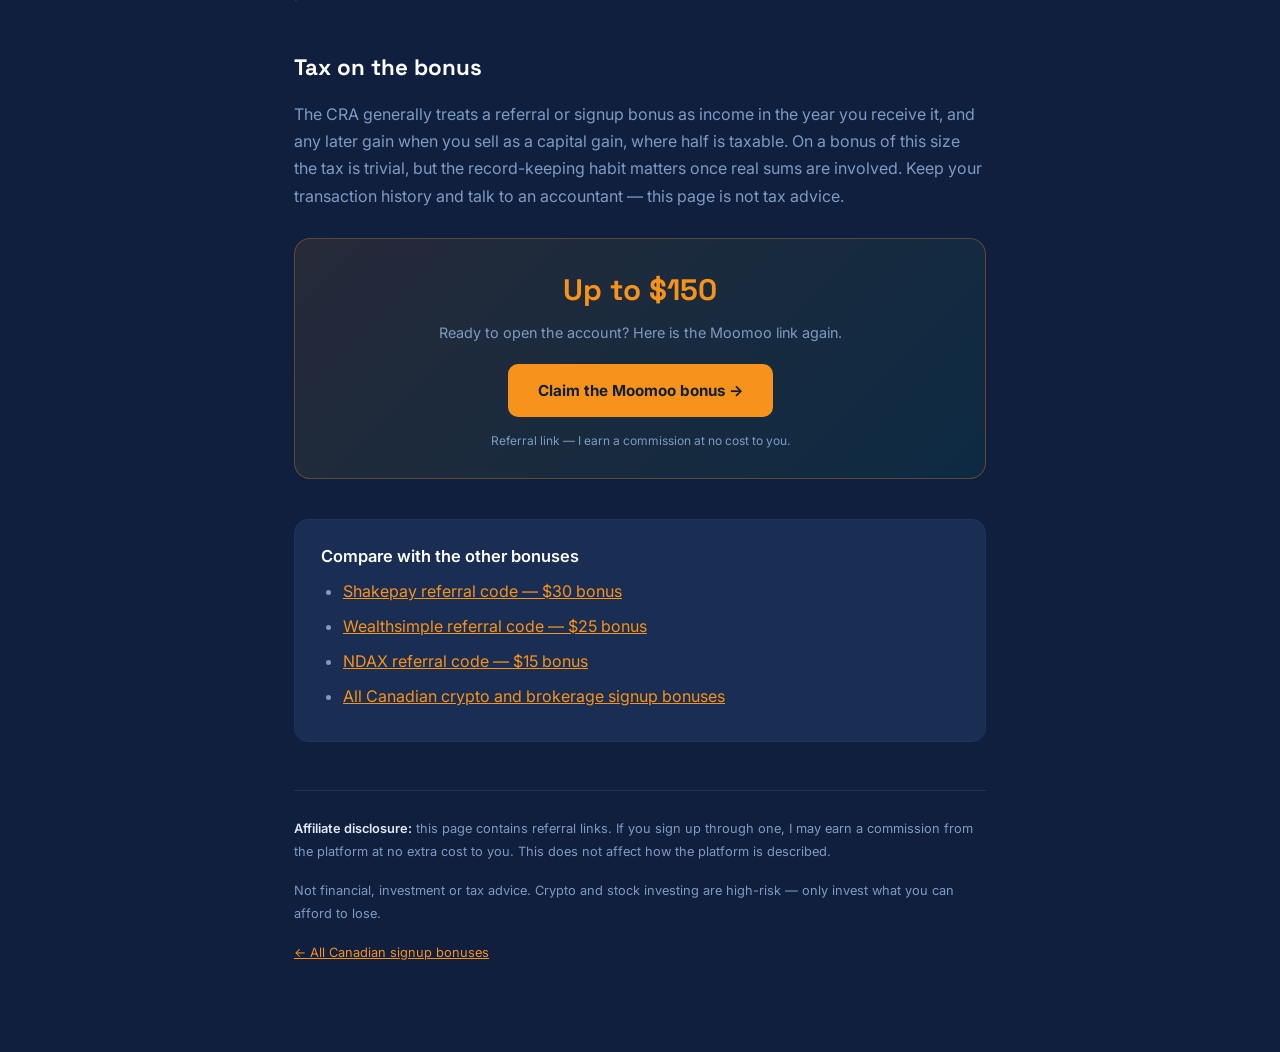
<file: moomoo-referral-code.html>
<!DOCTYPE html>
<html lang="en-CA">
<head>
  <meta charset="UTF-8"/>
  <meta name="viewport" content="width=device-width, initial-scale=1.0"/>
  <title>Moomoo Canada Referral Code 2026 — Up to $150 Bonus &amp; Review</title>
  <meta name="description" content="Moomoo Canada referral code: up to $150 CAD plus a free commission card. Free Level 2 data, $0 US trades, the $1.50 Canadian trade fee and the 0.55% FX spread explained."/>
  <link rel="canonical" href="https://stayeasycanada.github.io/crypto-for-canadians/moomoo-referral-code.html"/>
  <meta name="robots" content="index, follow, max-image-preview:large"/>
  <meta name="theme-color" content="#0f1f3d"/>
  <meta property="og:type" content="article"/>
  <meta property="og:site_name" content="Crypto for Canadians"/>
  <meta property="og:locale" content="en_CA"/>
  <meta property="og:title" content="Moomoo Canada Referral Code 2026 — Up to $150 Bonus &amp; Review"/>
  <meta property="og:description" content="Moomoo Canada referral code: up to $150 CAD plus a free commission card. Free Level 2 data, $0 US trades, the $1.50 Canadian trade fee and the 0.55% FX spread explained."/>
  <meta property="og:url" content="https://stayeasycanada.github.io/crypto-for-canadians/moomoo-referral-code.html"/>
  <meta property="og:image" content="https://stayeasycanada.github.io/crypto-for-canadians/og-image.png"/>
  <meta property="og:image:width" content="1200"/>
  <meta property="og:image:height" content="630"/>
  <meta name="twitter:card" content="summary_large_image"/>
  <meta name="twitter:title" content="Moomoo Canada Referral Code 2026 — Up to $150 Bonus &amp; Review"/>
  <meta name="twitter:description" content="Moomoo Canada referral code: up to $150 CAD plus a free commission card. Free Level 2 data, $0 US trades, the $1.50 Canadian trade fee and the 0.55% FX spread explained."/>
  <meta name="twitter:image" content="https://stayeasycanada.github.io/crypto-for-canadians/og-image.png"/>
  <link rel="preconnect" href="https://fonts.googleapis.com">
  <link rel="preconnect" href="https://fonts.gstatic.com" crossorigin>
  <link rel="stylesheet" href="https://fonts.googleapis.com/css2?family=Inter:wght@400;500;600;700&family=Space+Grotesk:wght@500;700&display=swap">
  <link rel="stylesheet" href="https://stayeasycanada.github.io/crypto-for-canadians/review.css">
</head>
<body>
<div class="wrap">
  <nav class="breadcrumb"><a href="https://stayeasycanada.github.io/crypto-for-canadians/">Crypto for Canadians</a> &rsaquo; Moomoo referral code</nav>
  <h1>Moomoo Canada Referral Code 2026: Up to $150 and an Honest Review</h1>
  <p class="meta-line">✓ Bonus verified October 2026 · Canada only</p>
  <p>Moomoo is the most generous signup offer on this page and also the one with the most conditions attached. It is a trading platform aimed at people who look at charts, offering a set of tools that normally sit behind a monthly subscription — for free.</p>
  <p>The headline is <strong>up to $150 CAD</strong> plus a commission-free trading card. The words doing the work are "up to": the amount scales with your deposit and how long you leave it. Here is what Moomoo actually costs and who it suits.</p>
  <div class="cta">
    <span class="amount">Up to $150</span>
    <p>Tiered by how much you deposit and how long you keep it there.</p>
    <a class="cta-btn" href="https://www.moomoo.com/ca/events/referral?global_content=%7B%22promote_id%22%3A14334%2C%22sub_promote_id%22%3A1%2C%22invite%22%3A76715117%7D" target="_blank" rel="sponsored noopener">Claim the Moomoo bonus →</a>
    <p class="fine">Referral link — I earn a commission at no cost to you.</p>
  </div>
  <h2>How to claim the Moomoo bonus</h2>
  <ol>
    <li><strong>Open an account through a referral link.</strong> TFSA, RRSP, FHSA, non-registered and margin accounts all qualify.</li>
    <li><strong>Complete identity verification.</strong> Standard Canadian brokerage onboarding — photo ID and personal details.</li>
    <li><strong>Deposit and hold.</strong> This is the part that decides your number. The bonus is tiered: a small deposit earns a small reward, and the larger rewards require both a larger deposit and holding it for a set period.</li>
    <li><strong>Check the current terms on the signup page before you commit.</strong> Moomoo changes the tiers more often than any other platform here, so treat $150 as the ceiling rather than the expected amount.</li>
  </ol>
  <div class="verdict">
    <h3>The short verdict</h3>
    <p><strong>Get Moomoo if</strong> you trade actively, mostly in US stocks, and the free Level 2 data and charting are worth real money to you — they usually cost $30 or more per month elsewhere.</p>
    <p><strong>Skip it if</strong> you plan to buy a couple of Canadian ETFs and leave them alone. The $1.50 per Canadian trade and the FX spread make it a worse fit than Wealthsimple for simple buy-and-hold.</p>
  </div>
  <h2>Moomoo fees, honestly</h2>
  <p>Moomoo's pricing is unusual: excellent in one direction, mediocre in the other. Which one matters depends entirely on what you buy.</p>
  <ul>
    <li><strong>US stocks and ETFs: $0 commission.</strong> Genuinely free, which is the platform's strongest selling point.</li>
    <li><strong>Canadian stocks and ETFs: about $1.50 per trade.</strong> Not expensive, but not free either — and Wealthsimple charges nothing for the same trade.</li>
    <li><strong>Currency conversion: roughly 0.55%</strong> when converting CAD to USD. This is the fee to watch, because it applies every time you move money into US stocks.</li>
    <li><strong>Options: $0 base commission</strong> per contract, with regulatory fees of roughly $0.65 per contract still applying.</li>
    <li><strong>No account minimum and no inactivity fee.</strong></li>
  </ul>
  <div class="warn"><p>Worth being precise about one thing: Moomoo is sometimes described as having no currency conversion cost. That is not accurate — the roughly 0.55% spread is real, and on a $10,000 conversion it is about $55. It is still competitive, since the big banks charge considerably more, but it is not zero.</p></div>
  <h2>What you actually get for free</h2>
  <ul>
    <li><strong>Level 2 market data in real time.</strong> This shows the depth of buy and sell orders rather than just the current price, and typically costs $20 to $30 a month at other brokers.</li>
    <li><strong>More than 60 technical indicators</strong>, multi-chart layouts and drawing tools, with no subscription.</li>
    <li><strong>Extended hours trading</strong> on US stocks, from pre-market in the early morning through to the evening.</li>
    <li><strong>CIPF protection up to $1 million</strong> on eligible accounts.</li>
  </ul>
  <h2>Moomoo vs Wealthsimple vs Questrade</h2>
  <p>The three Canadian brokerages on this site, compared on what actually separates them.</p>
  <div class="table-scroll">
    <table>
      <thead><tr><th>&nbsp;</th><th>Moomoo</th><th>Wealthsimple</th><th>Questrade</th></tr></thead>
      <tbody>
        <tr><td><strong>Signup bonus</strong></td><td>Up to $150</td><td>$25</td><td>$50</td></tr>
        <tr><td><strong>US stocks</strong></td><td>$0</td><td>$0</td><td>Low per-trade</td></tr>
        <tr><td><strong>Canadian stocks</strong></td><td>~$1.50</td><td>$0</td><td>Low per-trade</td></tr>
        <tr><td><strong>FX conversion</strong></td><td>~0.55%</td><td>Fee unless waived</td><td>Varies</td></tr>
        <tr><td><strong>Level 2 data</strong></td><td>Free</td><td>No</td><td>Paid add-on</td></tr>
        <tr><td><strong>Best for</strong></td><td>Active trading</td><td>First account</td><td>Larger balances</td></tr>
      </tbody>
    </table>
  </div>
  <p>The pattern is clear enough: Moomoo pays the most up front and charges you in small ways afterwards if you are a buy-and-hold investor in Canadian ETFs. For a US-focused active trader, it is the cheapest of the three to run.</p>
  <h2>Is Moomoo safe?</h2>
  <p>Moomoo Financial Canada is registered with the Canadian Investment Regulatory Organization and is a member of the Canadian Investor Protection Fund, with eligible accounts covered up to $1 million. The parent company, Futu Holdings, is listed on the Nasdaq.</p>
  <p>CIPF coverage protects your assets if the broker itself fails. It does not protect you from losing money on your trades, and the free Level 2 data and extended hours access do not make active trading a reliably profitable activity — most people who try it underperform a plain index fund.</p>
  <h2>Tax on the bonus</h2>
  <p>The CRA generally treats a referral or signup bonus as income in the year you receive it, and any later gain when you sell as a capital gain, where half is taxable. On a bonus of this size the tax is trivial, but the record-keeping habit matters once real sums are involved. Keep your transaction history and talk to an accountant — this page is not tax advice.</p>
  <div class="cta">
    <span class="amount">Up to $150</span>
    <p>Ready to open the account? Here is the Moomoo link again.</p>
    <a class="cta-btn" href="https://www.moomoo.com/ca/events/referral?global_content=%7B%22promote_id%22%3A14334%2C%22sub_promote_id%22%3A1%2C%22invite%22%3A76715117%7D" target="_blank" rel="sponsored noopener">Claim the Moomoo bonus →</a>
    <p class="fine">Referral link — I earn a commission at no cost to you.</p>
  </div>
  <div class="related">
    <h3>Compare with the other bonuses</h3>
    <ul>
      <li><a href="https://stayeasycanada.github.io/crypto-for-canadians/shakepay-referral-code.html">Shakepay referral code — $30 bonus</a></li>
      <li><a href="https://stayeasycanada.github.io/crypto-for-canadians/wealthsimple-referral-code.html">Wealthsimple referral code — $25 bonus</a></li>
      <li><a href="https://stayeasycanada.github.io/crypto-for-canadians/ndax-referral-code.html">NDAX referral code — $15 bonus</a></li>
      <li><a href="https://stayeasycanada.github.io/crypto-for-canadians/">All Canadian crypto and brokerage signup bonuses</a></li>
    </ul>
  </div>
  <footer>
    <p><strong>Affiliate disclosure:</strong> this page contains referral links. If you sign up through one, I may earn a commission from the platform at no extra cost to you. This does not affect how the platform is described.</p>
    <p>Not financial, investment or tax advice. Crypto and stock investing are high-risk — only invest what you can afford to lose.</p>
    <p style="margin-top:10px;"><a href="https://stayeasycanada.github.io/crypto-for-canadians/">← All Canadian signup bonuses</a></p>
  </footer>
</div>
<script type="application/ld+json">
{
  "@context": "https://schema.org",
  "@graph": [
    {
      "@type": "BreadcrumbList",
      "itemListElement": [
        {
          "@type": "ListItem",
          "position": 1,
          "name": "Crypto for Canadians",
          "item": "https://stayeasycanada.github.io/crypto-for-canadians/"
        },
        {
          "@type": "ListItem",
          "position": 2,
          "name": "Moomoo referral code"
        }
      ]
    },
    {
      "@type": "Article",
      "headline": "Moomoo Canada Referral Code 2026: Up to $150 and an Honest Review",
      "description": "Moomoo Canada referral code: up to $150 CAD plus a free commission card. Free Level 2 data, $0 US trades, the $1.50 Canadian trade fee and the 0.55% FX spread explained.",
      "mainEntityOfPage": "https://stayeasycanada.github.io/crypto-for-canadians/moomoo-referral-code.html",
      "dateModified": "2026-10-02",
      "inLanguage": "en-CA"
    },
    {
      "@type": "FAQPage",
      "mainEntity": [
        {
          "@type": "Question",
          "name": "How much is the Moomoo Canada signup bonus?",
          "acceptedAnswer": {
            "@type": "Answer",
            "text": "Up to $150 CAD plus a commission-free trading card. The amount is tiered based on how much you deposit and how long you hold the funds, so the full $150 requires meeting the top tier. Current terms are shown on the signup page."
          }
        },
        {
          "@type": "Question",
          "name": "What does Moomoo charge per trade in Canada?",
          "acceptedAnswer": {
            "@type": "Answer",
            "text": "US stocks and ETFs trade at $0 commission. Canadian stocks and ETFs cost approximately $1.50 per trade. Currency conversion from CAD to USD carries a spread of roughly 0.55%."
          }
        },
        {
          "@type": "Question",
          "name": "Does Moomoo Canada support TFSA and RRSP accounts?",
          "acceptedAnswer": {
            "@type": "Answer",
            "text": "Yes. Moomoo Canada supports TFSA, RRSP, FHSA, non-registered and margin accounts. RESP and LIRA accounts are not currently available."
          }
        }
      ]
    }
  ]
}
</script>
</body>
</html>
</file>
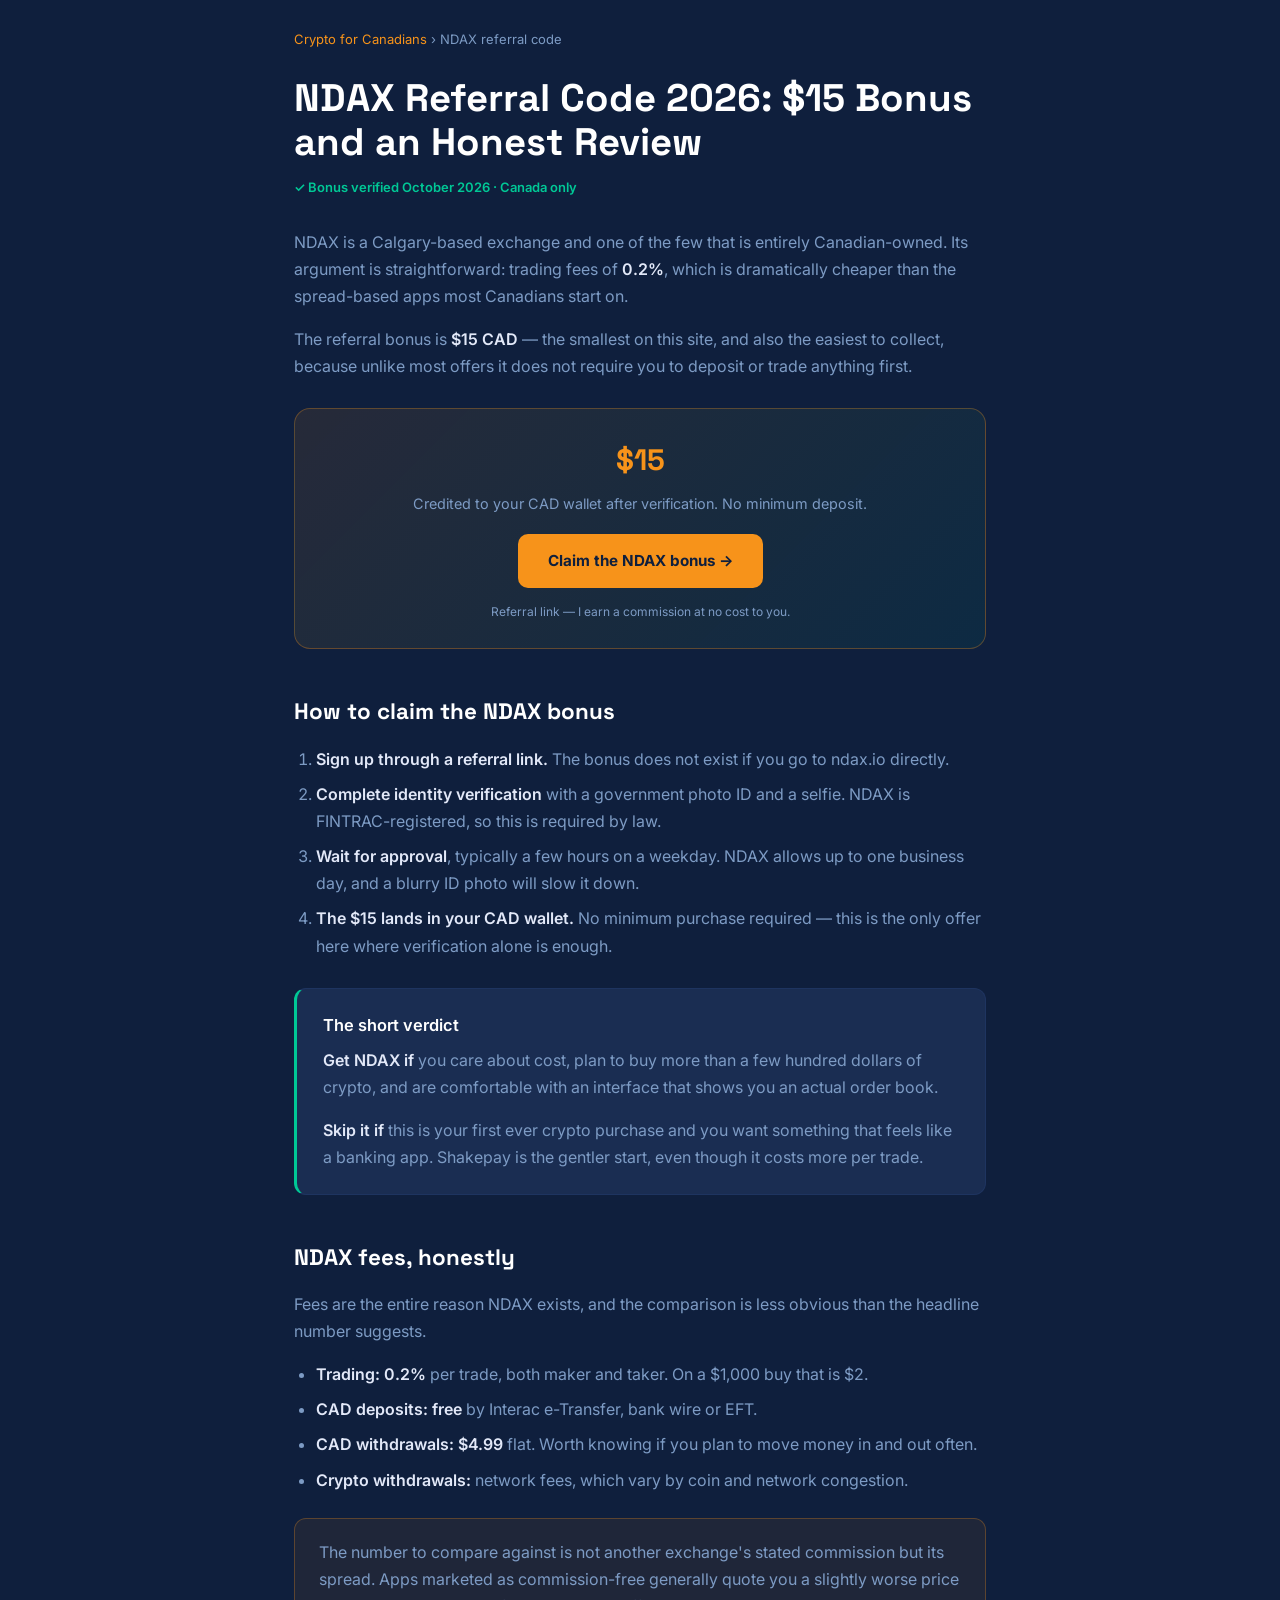
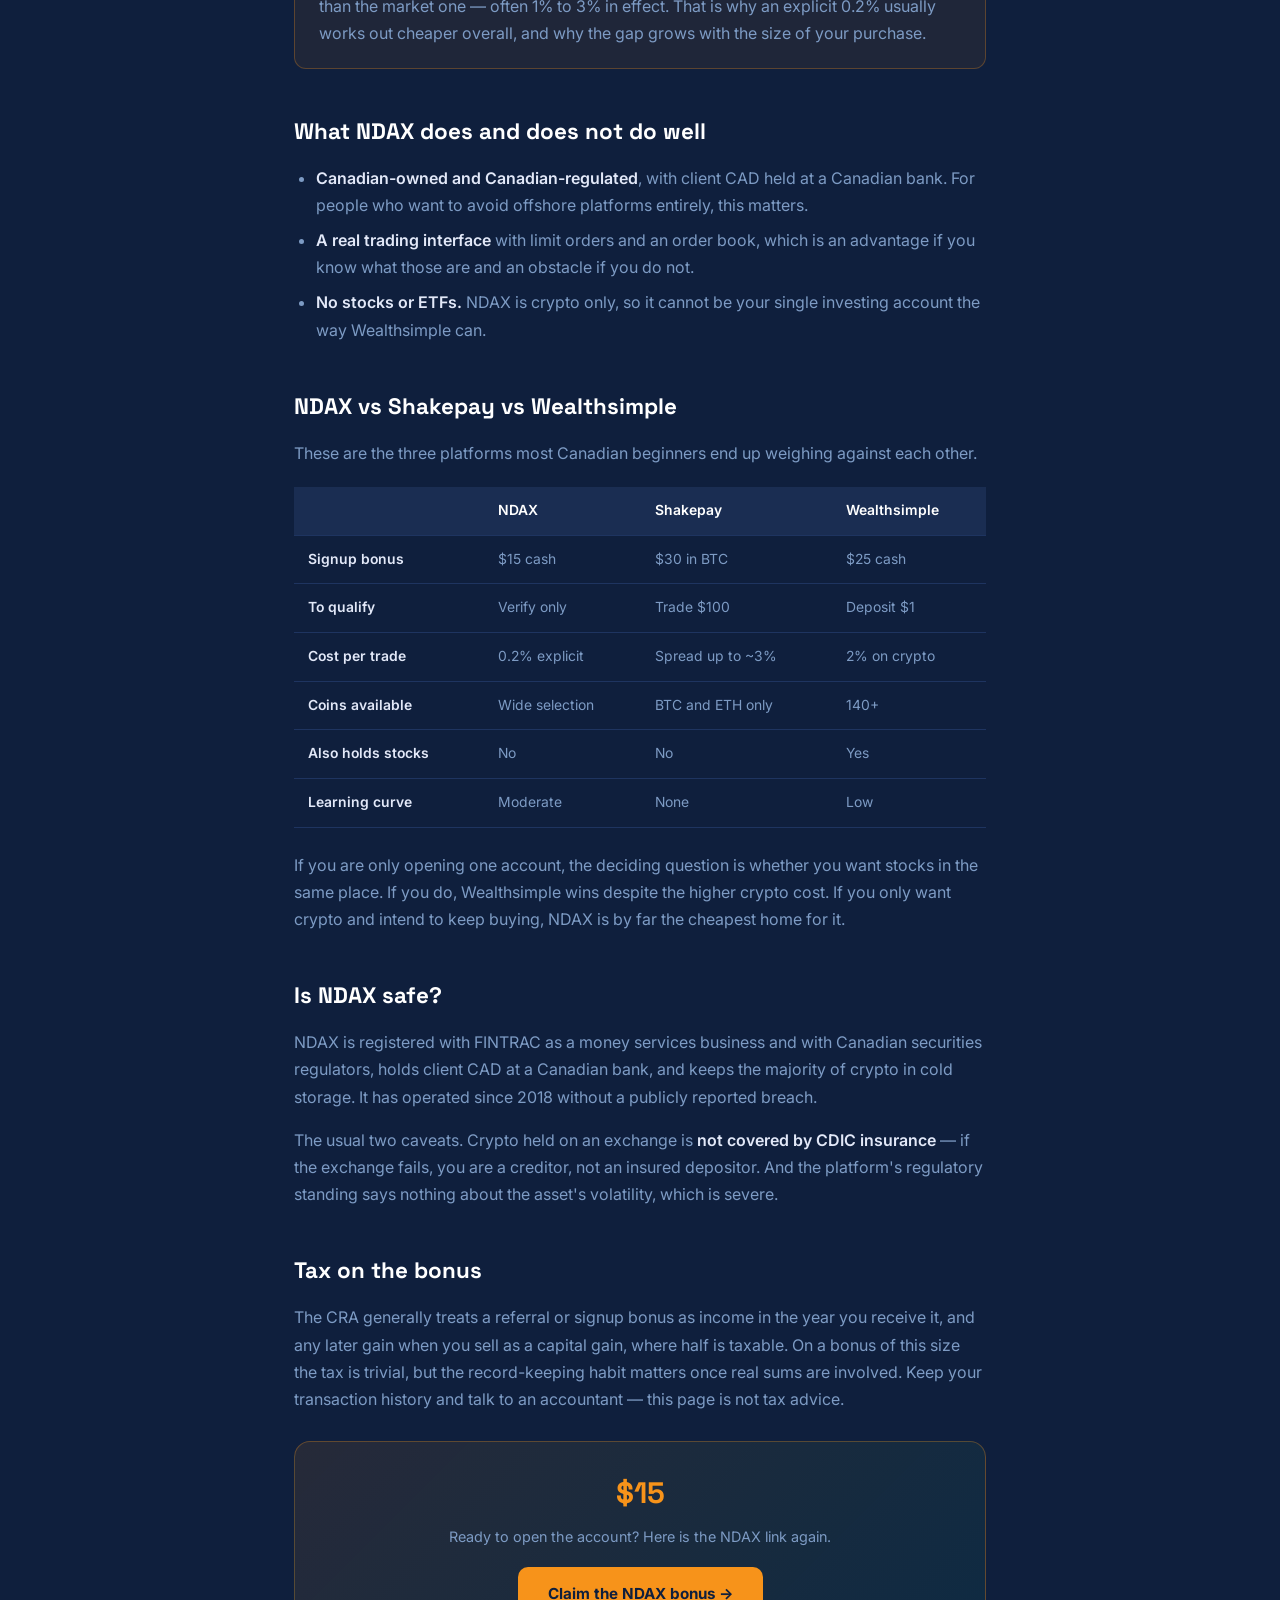
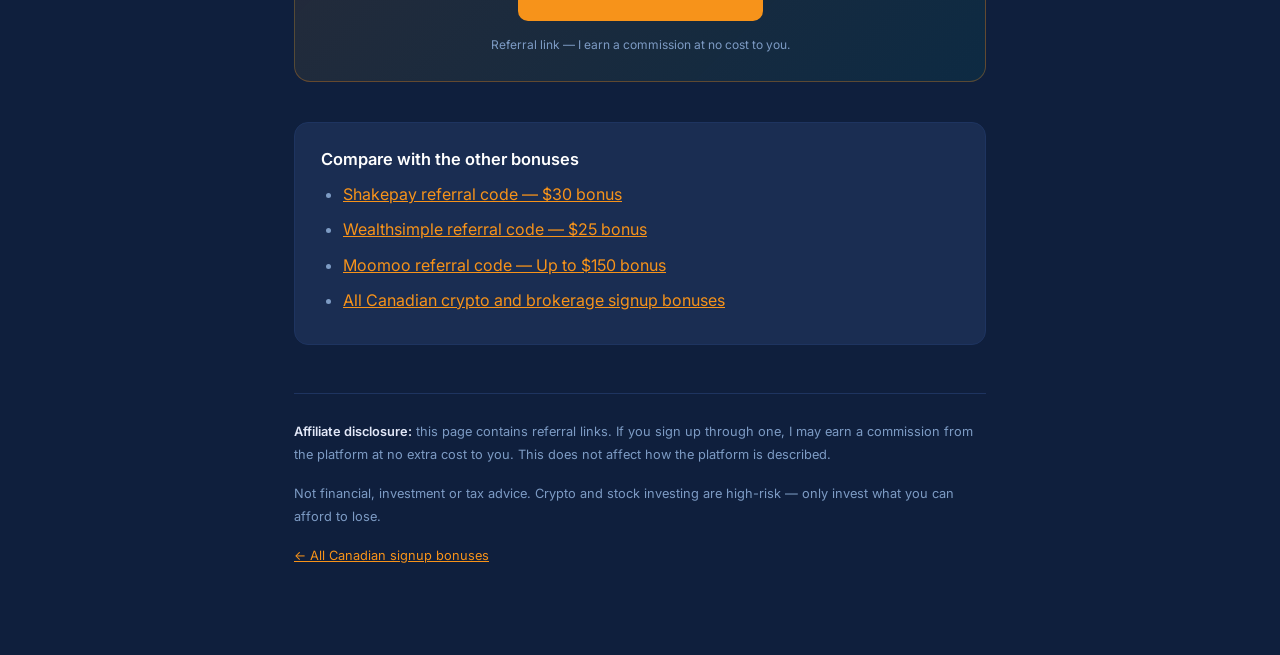
<file: ndax-referral-code.html>
<!DOCTYPE html>
<html lang="en-CA">
<head>
  <meta charset="UTF-8"/>
  <meta name="viewport" content="width=device-width, initial-scale=1.0"/>
  <title>NDAX Referral Code 2026 — $15 Bonus &amp; Honest Review (Canada)</title>
  <meta name="description" content="NDAX referral code for Canadians: $15 CAD after verification, no deposit needed. Real fees at 0.2%, the $4.99 withdrawal, and when NDAX beats Shakepay on cost."/>
  <link rel="canonical" href="https://stayeasycanada.github.io/crypto-for-canadians/ndax-referral-code.html"/>
  <meta name="robots" content="index, follow, max-image-preview:large"/>
  <meta name="theme-color" content="#0f1f3d"/>
  <meta property="og:type" content="article"/>
  <meta property="og:site_name" content="Crypto for Canadians"/>
  <meta property="og:locale" content="en_CA"/>
  <meta property="og:title" content="NDAX Referral Code 2026 — $15 Bonus &amp; Honest Review (Canada)"/>
  <meta property="og:description" content="NDAX referral code for Canadians: $15 CAD after verification, no deposit needed. Real fees at 0.2%, the $4.99 withdrawal, and when NDAX beats Shakepay on cost."/>
  <meta property="og:url" content="https://stayeasycanada.github.io/crypto-for-canadians/ndax-referral-code.html"/>
  <meta property="og:image" content="https://stayeasycanada.github.io/crypto-for-canadians/og-image.png"/>
  <meta property="og:image:width" content="1200"/>
  <meta property="og:image:height" content="630"/>
  <meta name="twitter:card" content="summary_large_image"/>
  <meta name="twitter:title" content="NDAX Referral Code 2026 — $15 Bonus &amp; Honest Review (Canada)"/>
  <meta name="twitter:description" content="NDAX referral code for Canadians: $15 CAD after verification, no deposit needed. Real fees at 0.2%, the $4.99 withdrawal, and when NDAX beats Shakepay on cost."/>
  <meta name="twitter:image" content="https://stayeasycanada.github.io/crypto-for-canadians/og-image.png"/>
  <link rel="preconnect" href="https://fonts.googleapis.com">
  <link rel="preconnect" href="https://fonts.gstatic.com" crossorigin>
  <link rel="stylesheet" href="https://fonts.googleapis.com/css2?family=Inter:wght@400;500;600;700&family=Space+Grotesk:wght@500;700&display=swap">
  <link rel="stylesheet" href="https://stayeasycanada.github.io/crypto-for-canadians/review.css">
</head>
<body>
<div class="wrap">
  <nav class="breadcrumb"><a href="https://stayeasycanada.github.io/crypto-for-canadians/">Crypto for Canadians</a> &rsaquo; NDAX referral code</nav>
  <h1>NDAX Referral Code 2026: $15 Bonus and an Honest Review</h1>
  <p class="meta-line">✓ Bonus verified October 2026 · Canada only</p>
  <p>NDAX is a Calgary-based exchange and one of the few that is entirely Canadian-owned. Its argument is straightforward: trading fees of <strong>0.2%</strong>, which is dramatically cheaper than the spread-based apps most Canadians start on.</p>
  <p>The referral bonus is <strong>$15 CAD</strong> — the smallest on this site, and also the easiest to collect, because unlike most offers it does not require you to deposit or trade anything first.</p>
  <div class="cta">
    <span class="amount">$15</span>
    <p>Credited to your CAD wallet after verification. No minimum deposit.</p>
    <a class="cta-btn" href="https://ref.ndax.io/NLZU/h5djb6aa" target="_blank" rel="sponsored noopener">Claim the NDAX bonus →</a>
    <p class="fine">Referral link — I earn a commission at no cost to you.</p>
  </div>
  <h2>How to claim the NDAX bonus</h2>
  <ol>
    <li><strong>Sign up through a referral link.</strong> The bonus does not exist if you go to ndax.io directly.</li>
    <li><strong>Complete identity verification</strong> with a government photo ID and a selfie. NDAX is FINTRAC-registered, so this is required by law.</li>
    <li><strong>Wait for approval</strong>, typically a few hours on a weekday. NDAX allows up to one business day, and a blurry ID photo will slow it down.</li>
    <li><strong>The $15 lands in your CAD wallet.</strong> No minimum purchase required — this is the only offer here where verification alone is enough.</li>
  </ol>
  <div class="verdict">
    <h3>The short verdict</h3>
    <p><strong>Get NDAX if</strong> you care about cost, plan to buy more than a few hundred dollars of crypto, and are comfortable with an interface that shows you an actual order book.</p>
    <p><strong>Skip it if</strong> this is your first ever crypto purchase and you want something that feels like a banking app. Shakepay is the gentler start, even though it costs more per trade.</p>
  </div>
  <h2>NDAX fees, honestly</h2>
  <p>Fees are the entire reason NDAX exists, and the comparison is less obvious than the headline number suggests.</p>
  <ul>
    <li><strong>Trading: 0.2%</strong> per trade, both maker and taker. On a $1,000 buy that is $2.</li>
    <li><strong>CAD deposits: free</strong> by Interac e-Transfer, bank wire or EFT.</li>
    <li><strong>CAD withdrawals: $4.99</strong> flat. Worth knowing if you plan to move money in and out often.</li>
    <li><strong>Crypto withdrawals:</strong> network fees, which vary by coin and network congestion.</li>
  </ul>
  <div class="warn"><p>The number to compare against is not another exchange's stated commission but its spread. Apps marketed as commission-free generally quote you a slightly worse price than the market one — often 1% to 3% in effect. That is why an explicit 0.2% usually works out cheaper overall, and why the gap grows with the size of your purchase.</p></div>
  <h2>What NDAX does and does not do well</h2>
  <ul>
    <li><strong>Canadian-owned and Canadian-regulated</strong>, with client CAD held at a Canadian bank. For people who want to avoid offshore platforms entirely, this matters.</li>
    <li><strong>A real trading interface</strong> with limit orders and an order book, which is an advantage if you know what those are and an obstacle if you do not.</li>
    <li><strong>No stocks or ETFs.</strong> NDAX is crypto only, so it cannot be your single investing account the way Wealthsimple can.</li>
  </ul>
  <h2>NDAX vs Shakepay vs Wealthsimple</h2>
  <p>These are the three platforms most Canadian beginners end up weighing against each other.</p>
  <div class="table-scroll">
    <table>
      <thead><tr><th>&nbsp;</th><th>NDAX</th><th>Shakepay</th><th>Wealthsimple</th></tr></thead>
      <tbody>
        <tr><td><strong>Signup bonus</strong></td><td>$15 cash</td><td>$30 in BTC</td><td>$25 cash</td></tr>
        <tr><td><strong>To qualify</strong></td><td>Verify only</td><td>Trade $100</td><td>Deposit $1</td></tr>
        <tr><td><strong>Cost per trade</strong></td><td>0.2% explicit</td><td>Spread up to ~3%</td><td>2% on crypto</td></tr>
        <tr><td><strong>Coins available</strong></td><td>Wide selection</td><td>BTC and ETH only</td><td>140+</td></tr>
        <tr><td><strong>Also holds stocks</strong></td><td>No</td><td>No</td><td>Yes</td></tr>
        <tr><td><strong>Learning curve</strong></td><td>Moderate</td><td>None</td><td>Low</td></tr>
      </tbody>
    </table>
  </div>
  <p>If you are only opening one account, the deciding question is whether you want stocks in the same place. If you do, Wealthsimple wins despite the higher crypto cost. If you only want crypto and intend to keep buying, NDAX is by far the cheapest home for it.</p>
  <h2>Is NDAX safe?</h2>
  <p>NDAX is registered with FINTRAC as a money services business and with Canadian securities regulators, holds client CAD at a Canadian bank, and keeps the majority of crypto in cold storage. It has operated since 2018 without a publicly reported breach.</p>
  <p>The usual two caveats. Crypto held on an exchange is <strong>not covered by CDIC insurance</strong> — if the exchange fails, you are a creditor, not an insured depositor. And the platform's regulatory standing says nothing about the asset's volatility, which is severe.</p>
  <h2>Tax on the bonus</h2>
  <p>The CRA generally treats a referral or signup bonus as income in the year you receive it, and any later gain when you sell as a capital gain, where half is taxable. On a bonus of this size the tax is trivial, but the record-keeping habit matters once real sums are involved. Keep your transaction history and talk to an accountant — this page is not tax advice.</p>
  <div class="cta">
    <span class="amount">$15</span>
    <p>Ready to open the account? Here is the NDAX link again.</p>
    <a class="cta-btn" href="https://ref.ndax.io/NLZU/h5djb6aa" target="_blank" rel="sponsored noopener">Claim the NDAX bonus →</a>
    <p class="fine">Referral link — I earn a commission at no cost to you.</p>
  </div>
  <div class="related">
    <h3>Compare with the other bonuses</h3>
    <ul>
      <li><a href="https://stayeasycanada.github.io/crypto-for-canadians/shakepay-referral-code.html">Shakepay referral code — $30 bonus</a></li>
      <li><a href="https://stayeasycanada.github.io/crypto-for-canadians/wealthsimple-referral-code.html">Wealthsimple referral code — $25 bonus</a></li>
      <li><a href="https://stayeasycanada.github.io/crypto-for-canadians/moomoo-referral-code.html">Moomoo referral code — Up to $150 bonus</a></li>
      <li><a href="https://stayeasycanada.github.io/crypto-for-canadians/">All Canadian crypto and brokerage signup bonuses</a></li>
    </ul>
  </div>
  <footer>
    <p><strong>Affiliate disclosure:</strong> this page contains referral links. If you sign up through one, I may earn a commission from the platform at no extra cost to you. This does not affect how the platform is described.</p>
    <p>Not financial, investment or tax advice. Crypto and stock investing are high-risk — only invest what you can afford to lose.</p>
    <p style="margin-top:10px;"><a href="https://stayeasycanada.github.io/crypto-for-canadians/">← All Canadian signup bonuses</a></p>
  </footer>
</div>
<script type="application/ld+json">
{
  "@context": "https://schema.org",
  "@graph": [
    {
      "@type": "BreadcrumbList",
      "itemListElement": [
        {
          "@type": "ListItem",
          "position": 1,
          "name": "Crypto for Canadians",
          "item": "https://stayeasycanada.github.io/crypto-for-canadians/"
        },
        {
          "@type": "ListItem",
          "position": 2,
          "name": "NDAX referral code"
        }
      ]
    },
    {
      "@type": "Article",
      "headline": "NDAX Referral Code 2026: $15 Bonus and an Honest Review",
      "description": "NDAX referral code for Canadians: $15 CAD after verification, no deposit needed. Real fees at 0.2%, the $4.99 withdrawal, and when NDAX beats Shakepay on cost.",
      "mainEntityOfPage": "https://stayeasycanada.github.io/crypto-for-canadians/ndax-referral-code.html",
      "dateModified": "2026-10-02",
      "inLanguage": "en-CA"
    },
    {
      "@type": "FAQPage",
      "mainEntity": [
        {
          "@type": "Question",
          "name": "How do I get the NDAX signup bonus?",
          "acceptedAnswer": {
            "@type": "Answer",
            "text": "Sign up through a referral link and complete identity verification with a government photo ID. The $15 CAD bonus is credited to your CAD wallet with no minimum deposit required. The bonus is not available if you sign up directly at ndax.io."
          }
        },
        {
          "@type": "Question",
          "name": "What fees does NDAX charge?",
          "acceptedAnswer": {
            "@type": "Answer",
            "text": "NDAX charges 0.2% per trade for both maker and taker orders. CAD deposits are free by Interac e-Transfer, wire or EFT. CAD withdrawals cost $4.99. Crypto withdrawals pay network fees that vary by coin."
          }
        },
        {
          "@type": "Question",
          "name": "Is NDAX safe to use in Canada?",
          "acceptedAnswer": {
            "@type": "Answer",
            "text": "NDAX is registered with FINTRAC and Canadian securities regulators, holds client CAD at a Canadian bank, and keeps most crypto in cold storage. However, crypto on any exchange is not covered by CDIC insurance, and the underlying assets remain highly volatile."
          }
        }
      ]
    }
  ]
}
</script>
</body>
</html>
</file>
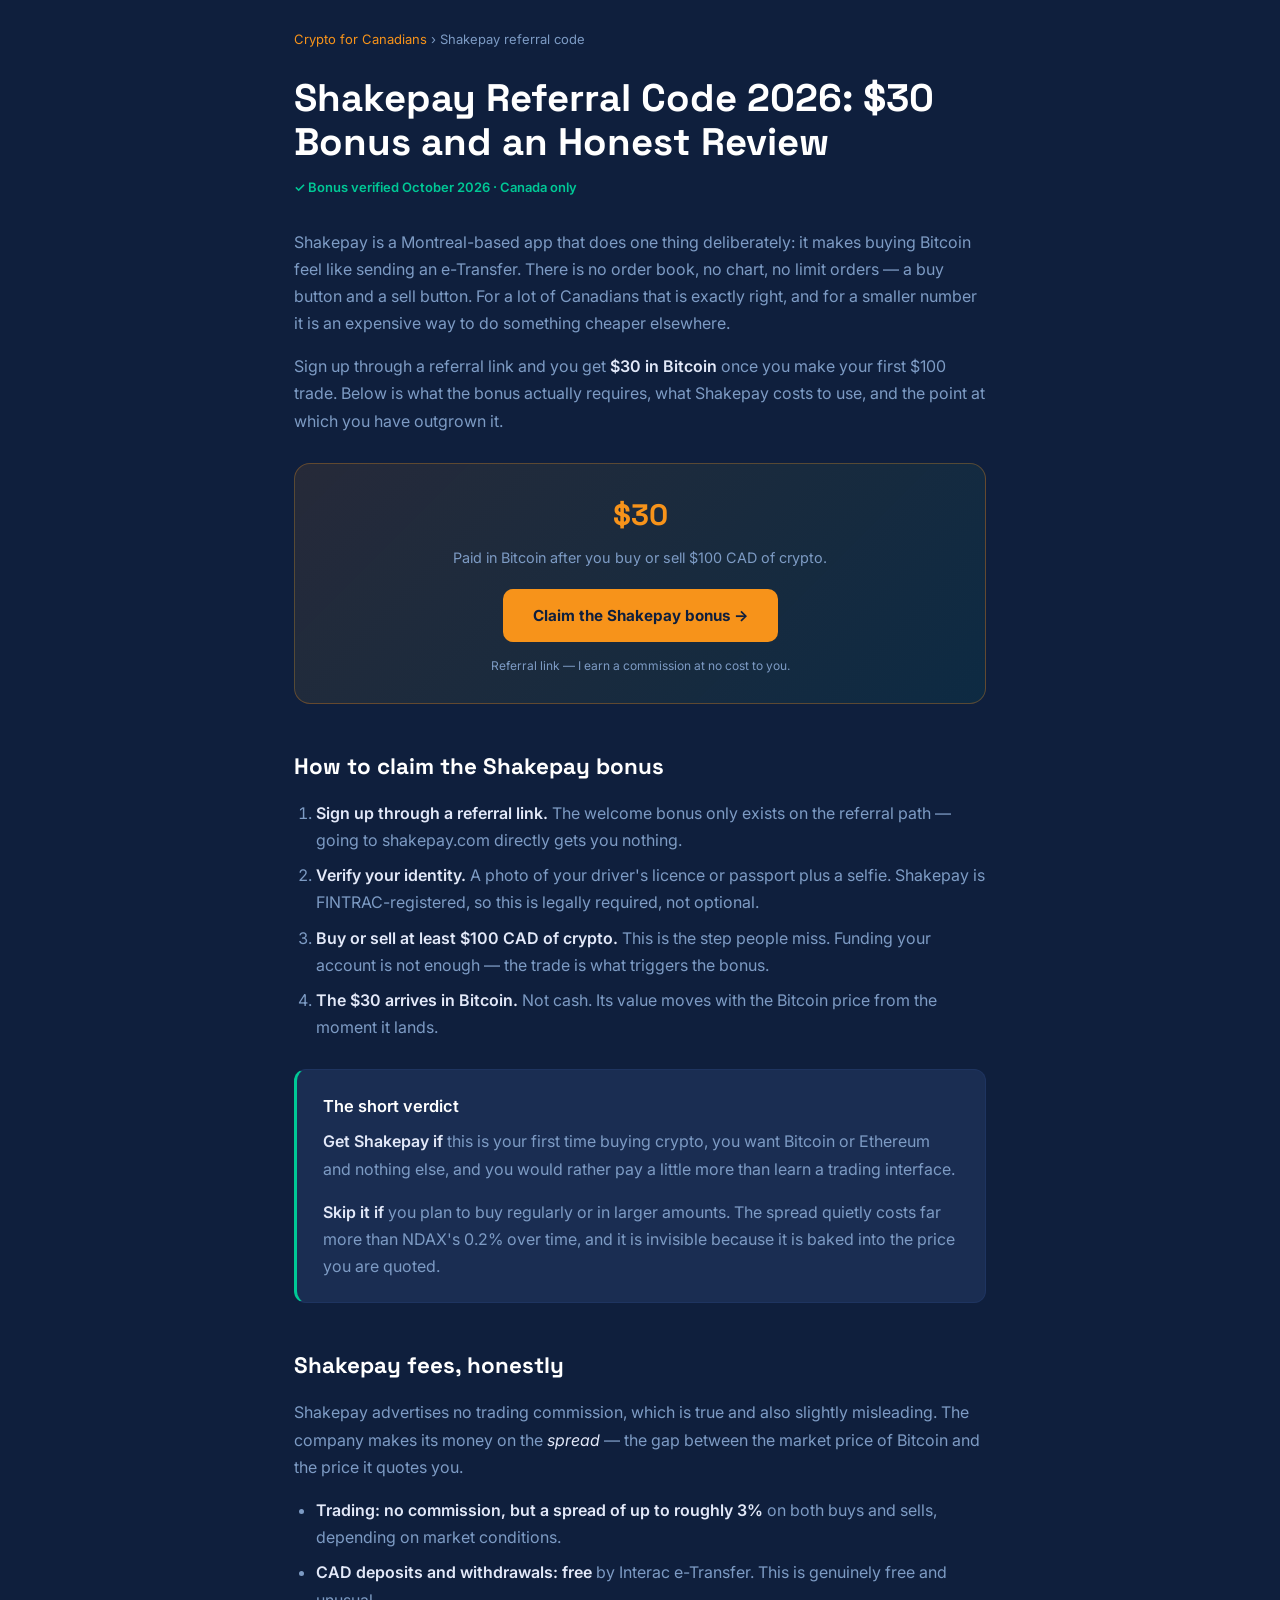
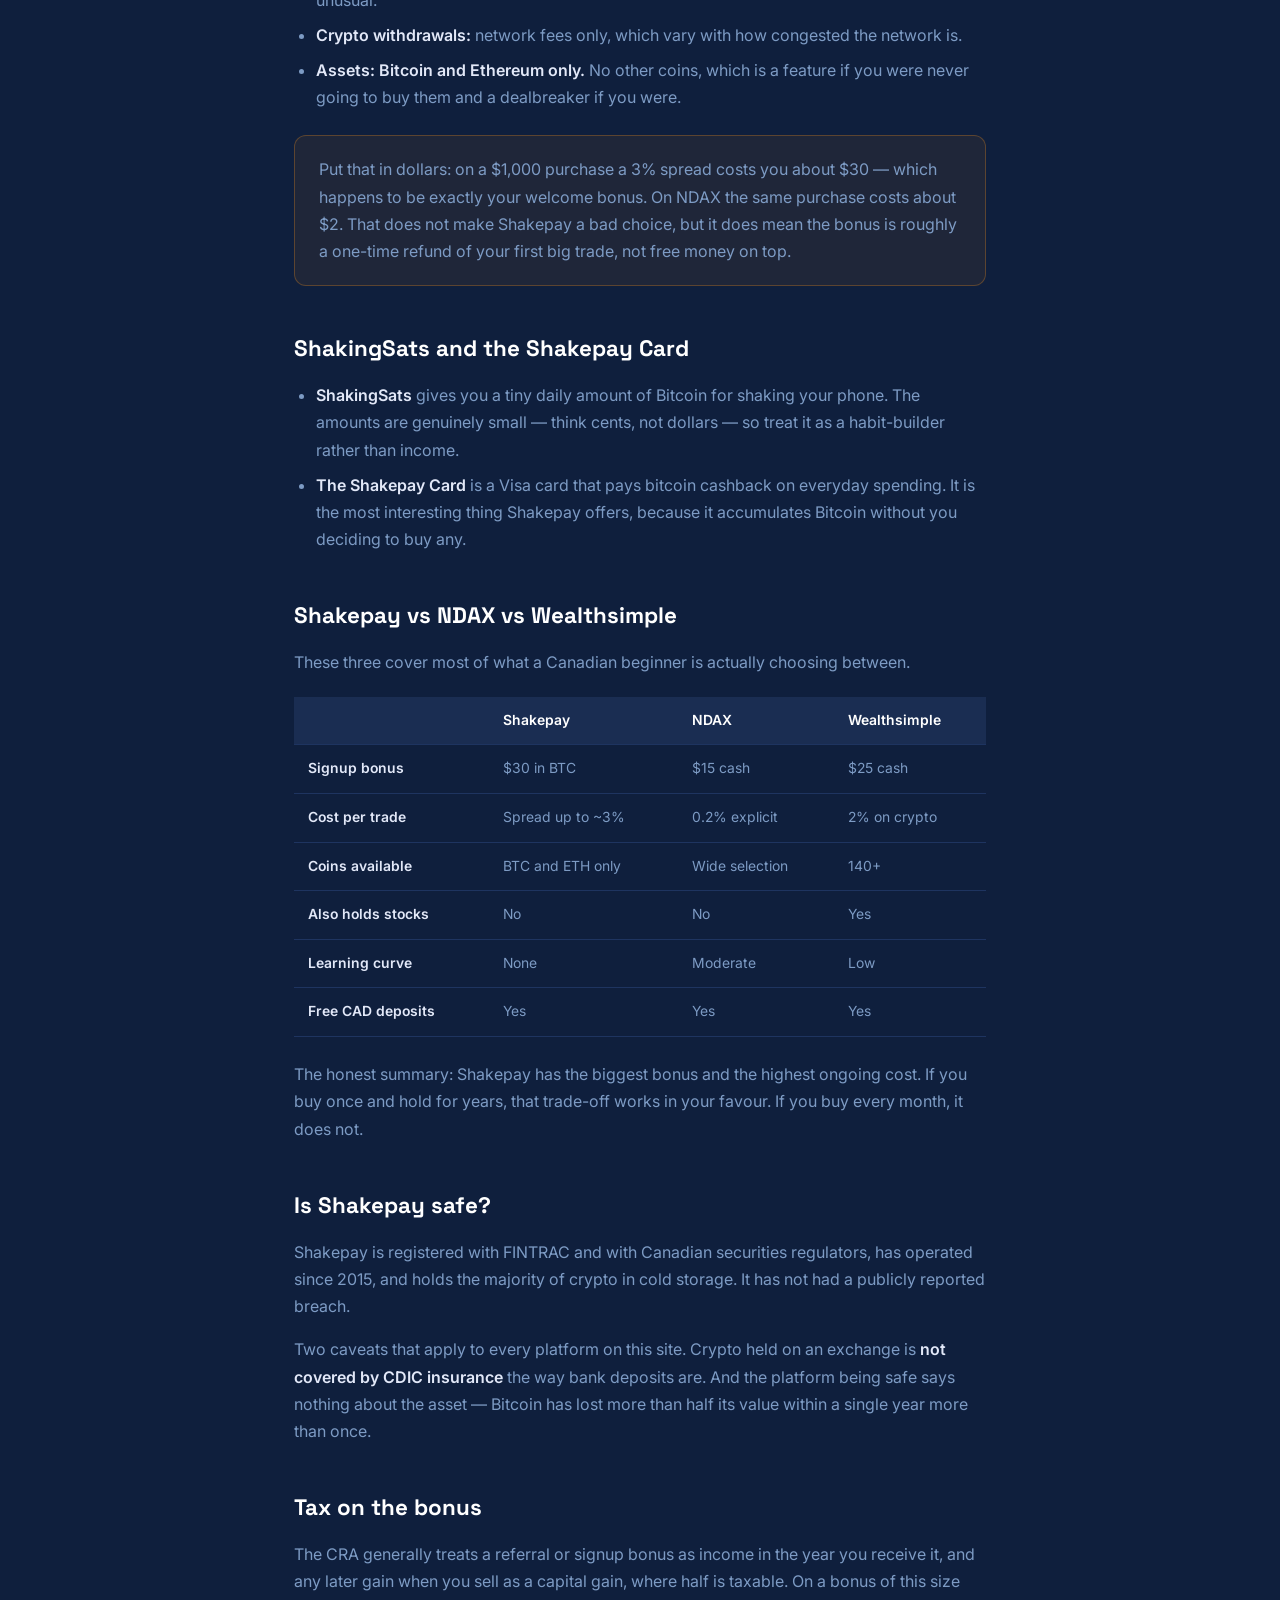
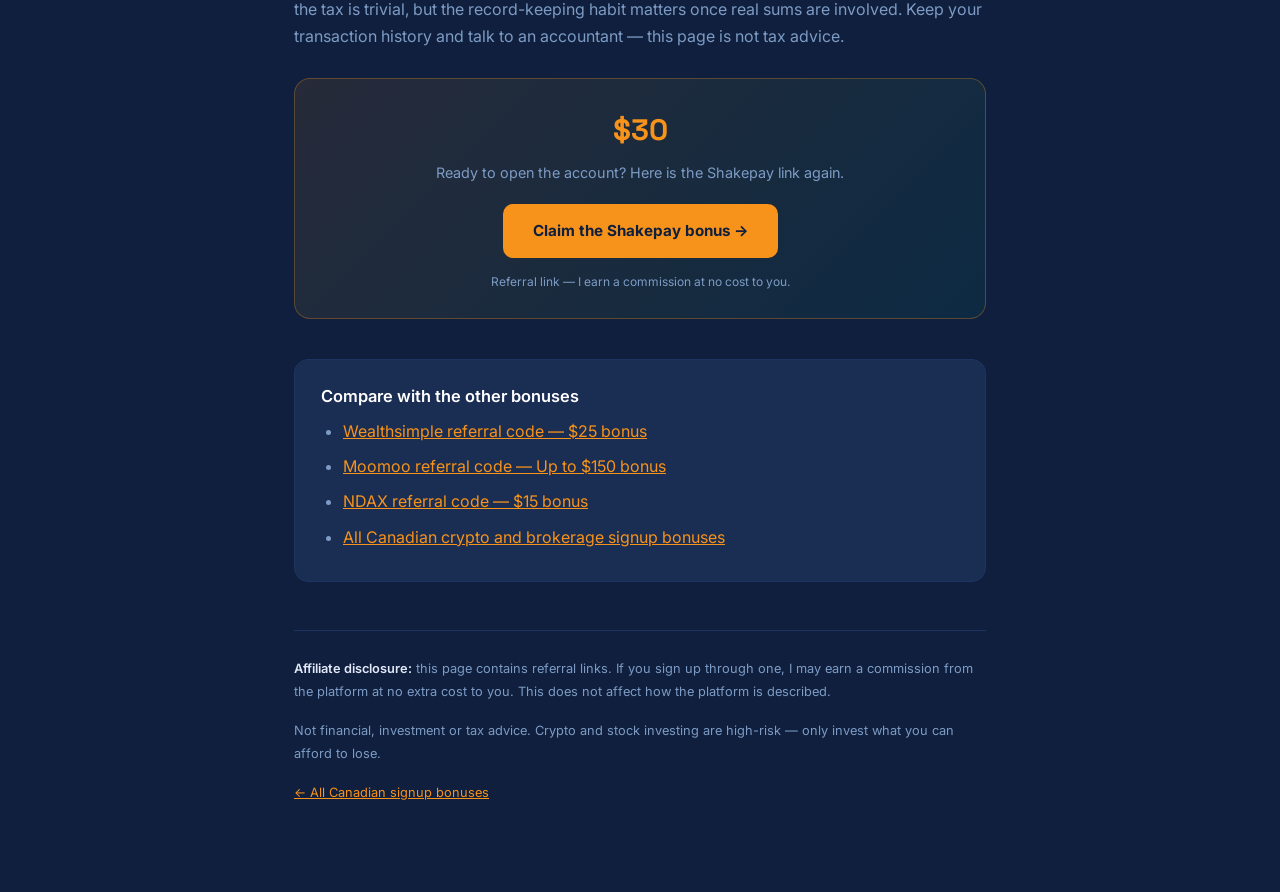
<file: shakepay-referral-code.html>
<!DOCTYPE html>
<html lang="en-CA">
<head>
  <meta charset="UTF-8"/>
  <meta name="viewport" content="width=device-width, initial-scale=1.0"/>
  <title>Shakepay Referral Code 2026 — $30 Bonus &amp; Honest Review (Canada)</title>
  <meta name="description" content="Shakepay referral code for Canadians: $30 in Bitcoin after your first $100 trade. The real cost of the spread, what ShakingSats is worth, and when NDAX is the cheaper choice."/>
  <link rel="canonical" href="https://stayeasycanada.github.io/crypto-for-canadians/shakepay-referral-code.html"/>
  <meta name="robots" content="index, follow, max-image-preview:large"/>
  <meta name="theme-color" content="#0f1f3d"/>
  <meta property="og:type" content="article"/>
  <meta property="og:site_name" content="Crypto for Canadians"/>
  <meta property="og:locale" content="en_CA"/>
  <meta property="og:title" content="Shakepay Referral Code 2026 — $30 Bonus &amp; Honest Review (Canada)"/>
  <meta property="og:description" content="Shakepay referral code for Canadians: $30 in Bitcoin after your first $100 trade. The real cost of the spread, what ShakingSats is worth, and when NDAX is the cheaper choice."/>
  <meta property="og:url" content="https://stayeasycanada.github.io/crypto-for-canadians/shakepay-referral-code.html"/>
  <meta property="og:image" content="https://stayeasycanada.github.io/crypto-for-canadians/og-image.png"/>
  <meta property="og:image:width" content="1200"/>
  <meta property="og:image:height" content="630"/>
  <meta name="twitter:card" content="summary_large_image"/>
  <meta name="twitter:title" content="Shakepay Referral Code 2026 — $30 Bonus &amp; Honest Review (Canada)"/>
  <meta name="twitter:description" content="Shakepay referral code for Canadians: $30 in Bitcoin after your first $100 trade. The real cost of the spread, what ShakingSats is worth, and when NDAX is the cheaper choice."/>
  <meta name="twitter:image" content="https://stayeasycanada.github.io/crypto-for-canadians/og-image.png"/>
  <link rel="preconnect" href="https://fonts.googleapis.com">
  <link rel="preconnect" href="https://fonts.gstatic.com" crossorigin>
  <link rel="stylesheet" href="https://fonts.googleapis.com/css2?family=Inter:wght@400;500;600;700&family=Space+Grotesk:wght@500;700&display=swap">
  <link rel="stylesheet" href="https://stayeasycanada.github.io/crypto-for-canadians/review.css">
</head>
<body>
<div class="wrap">
  <nav class="breadcrumb"><a href="https://stayeasycanada.github.io/crypto-for-canadians/">Crypto for Canadians</a> &rsaquo; Shakepay referral code</nav>
  <h1>Shakepay Referral Code 2026: $30 Bonus and an Honest Review</h1>
  <p class="meta-line">✓ Bonus verified October 2026 · Canada only</p>
  <p>Shakepay is a Montreal-based app that does one thing deliberately: it makes buying Bitcoin feel like sending an e-Transfer. There is no order book, no chart, no limit orders — a buy button and a sell button. For a lot of Canadians that is exactly right, and for a smaller number it is an expensive way to do something cheaper elsewhere.</p>
  <p>Sign up through a referral link and you get <strong>$30 in Bitcoin</strong> once you make your first $100 trade. Below is what the bonus actually requires, what Shakepay costs to use, and the point at which you have outgrown it.</p>
  <div class="cta">
    <span class="amount">$30</span>
    <p>Paid in Bitcoin after you buy or sell $100 CAD of crypto.</p>
    <a class="cta-btn" href="https://shakepay.me/r/RV6U7EG" target="_blank" rel="sponsored noopener">Claim the Shakepay bonus →</a>
    <p class="fine">Referral link — I earn a commission at no cost to you.</p>
  </div>
  <h2>How to claim the Shakepay bonus</h2>
  <ol>
    <li><strong>Sign up through a referral link.</strong> The welcome bonus only exists on the referral path — going to shakepay.com directly gets you nothing.</li>
    <li><strong>Verify your identity.</strong> A photo of your driver's licence or passport plus a selfie. Shakepay is FINTRAC-registered, so this is legally required, not optional.</li>
    <li><strong>Buy or sell at least $100 CAD of crypto.</strong> This is the step people miss. Funding your account is not enough — the trade is what triggers the bonus.</li>
    <li><strong>The $30 arrives in Bitcoin.</strong> Not cash. Its value moves with the Bitcoin price from the moment it lands.</li>
  </ol>
  <div class="verdict">
    <h3>The short verdict</h3>
    <p><strong>Get Shakepay if</strong> this is your first time buying crypto, you want Bitcoin or Ethereum and nothing else, and you would rather pay a little more than learn a trading interface.</p>
    <p><strong>Skip it if</strong> you plan to buy regularly or in larger amounts. The spread quietly costs far more than NDAX's 0.2% over time, and it is invisible because it is baked into the price you are quoted.</p>
  </div>
  <h2>Shakepay fees, honestly</h2>
  <p>Shakepay advertises no trading commission, which is true and also slightly misleading. The company makes its money on the <em>spread</em> — the gap between the market price of Bitcoin and the price it quotes you.</p>
  <ul>
    <li><strong>Trading: no commission, but a spread of up to roughly 3%</strong> on both buys and sells, depending on market conditions.</li>
    <li><strong>CAD deposits and withdrawals: free</strong> by Interac e-Transfer. This is genuinely free and unusual.</li>
    <li><strong>Crypto withdrawals:</strong> network fees only, which vary with how congested the network is.</li>
    <li><strong>Assets: Bitcoin and Ethereum only.</strong> No other coins, which is a feature if you were never going to buy them and a dealbreaker if you were.</li>
  </ul>
  <div class="warn"><p>Put that in dollars: on a $1,000 purchase a 3% spread costs you about $30 — which happens to be exactly your welcome bonus. On NDAX the same purchase costs about $2. That does not make Shakepay a bad choice, but it does mean the bonus is roughly a one-time refund of your first big trade, not free money on top.</p></div>
  <h2>ShakingSats and the Shakepay Card</h2>
  <ul>
    <li><strong>ShakingSats</strong> gives you a tiny daily amount of Bitcoin for shaking your phone. The amounts are genuinely small — think cents, not dollars — so treat it as a habit-builder rather than income.</li>
    <li><strong>The Shakepay Card</strong> is a Visa card that pays bitcoin cashback on everyday spending. It is the most interesting thing Shakepay offers, because it accumulates Bitcoin without you deciding to buy any.</li>
  </ul>
  <h2>Shakepay vs NDAX vs Wealthsimple</h2>
  <p>These three cover most of what a Canadian beginner is actually choosing between.</p>
  <div class="table-scroll">
    <table>
      <thead><tr><th>&nbsp;</th><th>Shakepay</th><th>NDAX</th><th>Wealthsimple</th></tr></thead>
      <tbody>
        <tr><td><strong>Signup bonus</strong></td><td>$30 in BTC</td><td>$15 cash</td><td>$25 cash</td></tr>
        <tr><td><strong>Cost per trade</strong></td><td>Spread up to ~3%</td><td>0.2% explicit</td><td>2% on crypto</td></tr>
        <tr><td><strong>Coins available</strong></td><td>BTC and ETH only</td><td>Wide selection</td><td>140+</td></tr>
        <tr><td><strong>Also holds stocks</strong></td><td>No</td><td>No</td><td>Yes</td></tr>
        <tr><td><strong>Learning curve</strong></td><td>None</td><td>Moderate</td><td>Low</td></tr>
        <tr><td><strong>Free CAD deposits</strong></td><td>Yes</td><td>Yes</td><td>Yes</td></tr>
      </tbody>
    </table>
  </div>
  <p>The honest summary: Shakepay has the biggest bonus and the highest ongoing cost. If you buy once and hold for years, that trade-off works in your favour. If you buy every month, it does not.</p>
  <h2>Is Shakepay safe?</h2>
  <p>Shakepay is registered with FINTRAC and with Canadian securities regulators, has operated since 2015, and holds the majority of crypto in cold storage. It has not had a publicly reported breach.</p>
  <p>Two caveats that apply to every platform on this site. Crypto held on an exchange is <strong>not covered by CDIC insurance</strong> the way bank deposits are. And the platform being safe says nothing about the asset — Bitcoin has lost more than half its value within a single year more than once.</p>
  <h2>Tax on the bonus</h2>
  <p>The CRA generally treats a referral or signup bonus as income in the year you receive it, and any later gain when you sell as a capital gain, where half is taxable. On a bonus of this size the tax is trivial, but the record-keeping habit matters once real sums are involved. Keep your transaction history and talk to an accountant — this page is not tax advice.</p>
  <div class="cta">
    <span class="amount">$30</span>
    <p>Ready to open the account? Here is the Shakepay link again.</p>
    <a class="cta-btn" href="https://shakepay.me/r/RV6U7EG" target="_blank" rel="sponsored noopener">Claim the Shakepay bonus →</a>
    <p class="fine">Referral link — I earn a commission at no cost to you.</p>
  </div>
  <div class="related">
    <h3>Compare with the other bonuses</h3>
    <ul>
      <li><a href="https://stayeasycanada.github.io/crypto-for-canadians/wealthsimple-referral-code.html">Wealthsimple referral code — $25 bonus</a></li>
      <li><a href="https://stayeasycanada.github.io/crypto-for-canadians/moomoo-referral-code.html">Moomoo referral code — Up to $150 bonus</a></li>
      <li><a href="https://stayeasycanada.github.io/crypto-for-canadians/ndax-referral-code.html">NDAX referral code — $15 bonus</a></li>
      <li><a href="https://stayeasycanada.github.io/crypto-for-canadians/">All Canadian crypto and brokerage signup bonuses</a></li>
    </ul>
  </div>
  <footer>
    <p><strong>Affiliate disclosure:</strong> this page contains referral links. If you sign up through one, I may earn a commission from the platform at no extra cost to you. This does not affect how the platform is described.</p>
    <p>Not financial, investment or tax advice. Crypto and stock investing are high-risk — only invest what you can afford to lose.</p>
    <p style="margin-top:10px;"><a href="https://stayeasycanada.github.io/crypto-for-canadians/">← All Canadian signup bonuses</a></p>
  </footer>
</div>
<script type="application/ld+json">
{
  "@context": "https://schema.org",
  "@graph": [
    {
      "@type": "BreadcrumbList",
      "itemListElement": [
        {
          "@type": "ListItem",
          "position": 1,
          "name": "Crypto for Canadians",
          "item": "https://stayeasycanada.github.io/crypto-for-canadians/"
        },
        {
          "@type": "ListItem",
          "position": 2,
          "name": "Shakepay referral code"
        }
      ]
    },
    {
      "@type": "Article",
      "headline": "Shakepay Referral Code 2026: $30 Bonus and an Honest Review",
      "description": "Shakepay referral code for Canadians: $30 in Bitcoin after your first $100 trade. The real cost of the spread, what ShakingSats is worth, and when NDAX is the cheaper choice.",
      "mainEntityOfPage": "https://stayeasycanada.github.io/crypto-for-canadians/shakepay-referral-code.html",
      "dateModified": "2026-10-02",
      "inLanguage": "en-CA"
    },
    {
      "@type": "FAQPage",
      "mainEntity": [
        {
          "@type": "Question",
          "name": "How do I get the Shakepay signup bonus?",
          "acceptedAnswer": {
            "@type": "Answer",
            "text": "Sign up through a referral link, complete identity verification with government photo ID, then buy or sell at least $100 CAD of crypto. The $30 bonus is paid in Bitcoin. Signing up directly at shakepay.com without a referral link does not qualify."
          }
        },
        {
          "@type": "Question",
          "name": "What fees does Shakepay charge?",
          "acceptedAnswer": {
            "@type": "Answer",
            "text": "Shakepay charges no explicit trading commission but makes money on the spread, which can reach roughly 3% on buys and sells. CAD deposits and withdrawals by Interac e-Transfer are free. Crypto withdrawals pay network fees only."
          }
        },
        {
          "@type": "Question",
          "name": "Can I buy altcoins on Shakepay?",
          "acceptedAnswer": {
            "@type": "Answer",
            "text": "No. Shakepay supports Bitcoin and Ethereum only. For a wider selection of cryptocurrencies, a platform like NDAX or Kraken is needed."
          }
        }
      ]
    }
  ]
}
</script>
</body>
</html>
</file>
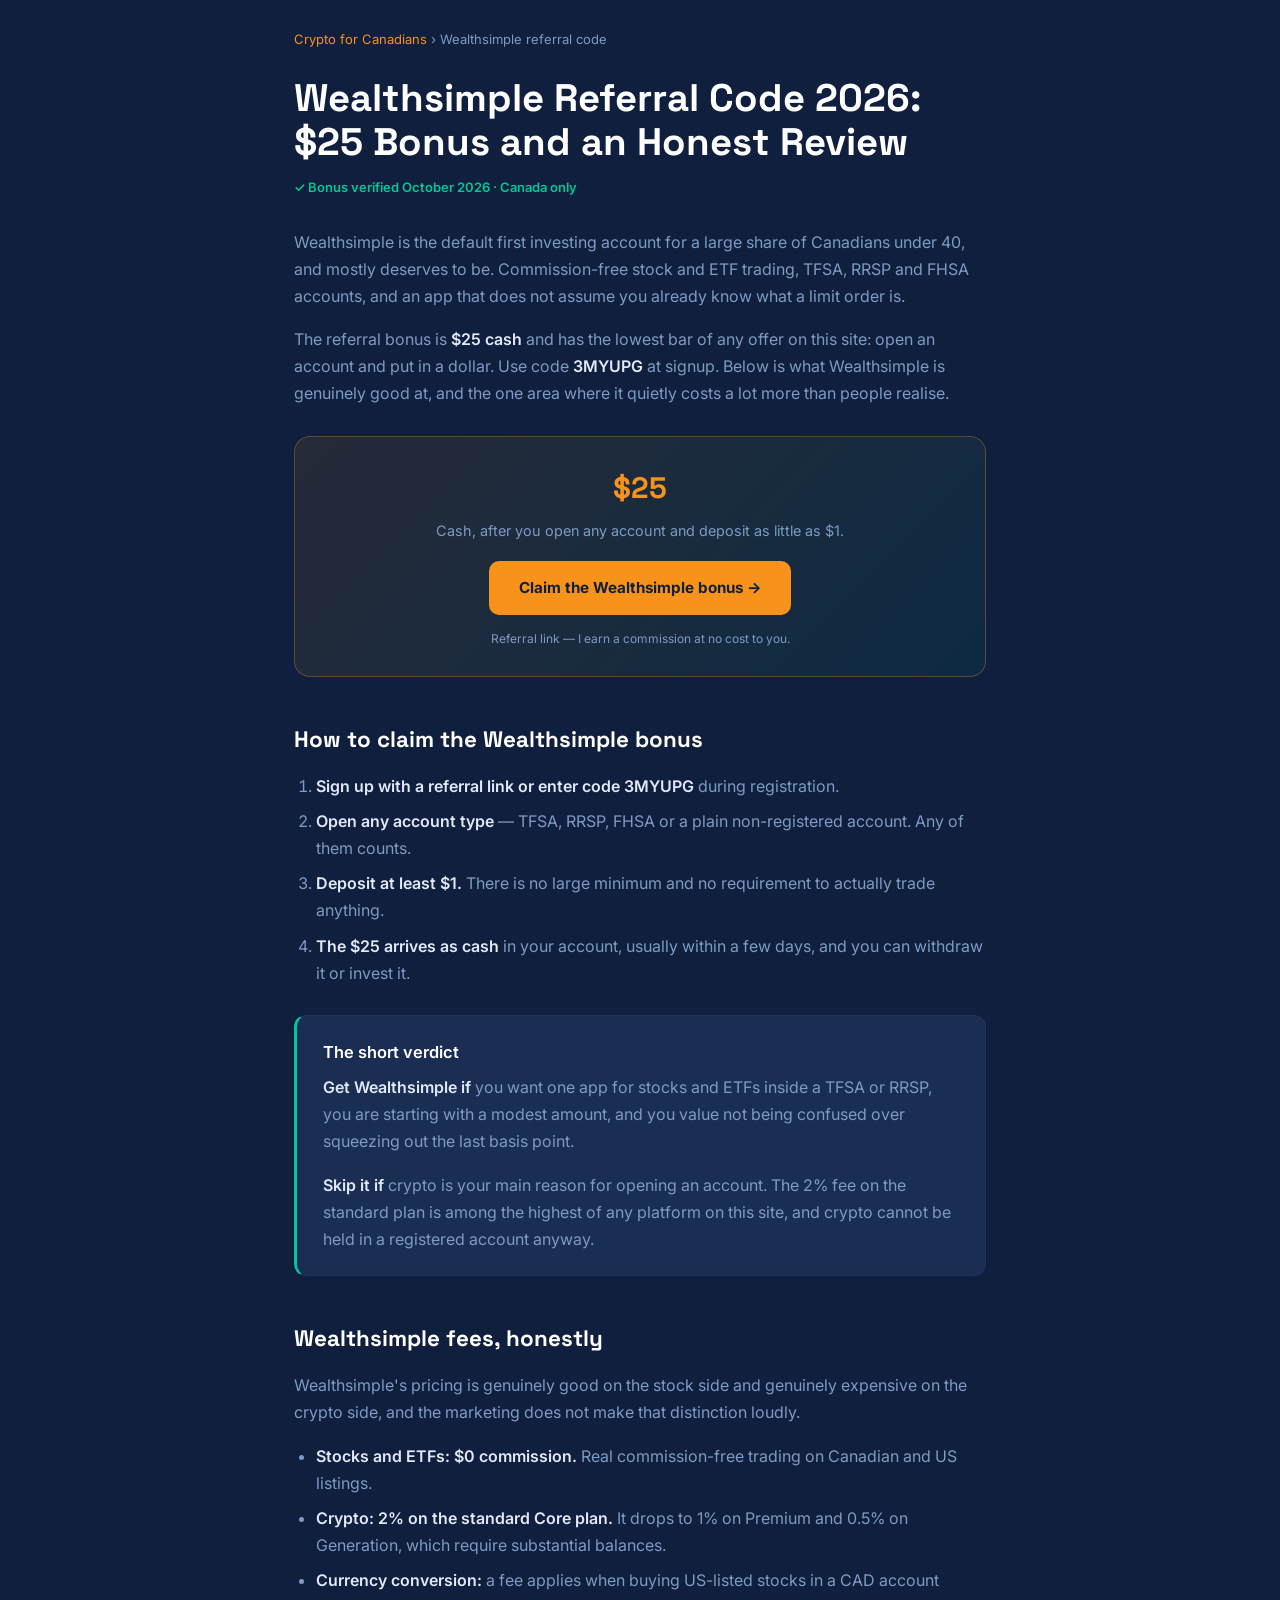
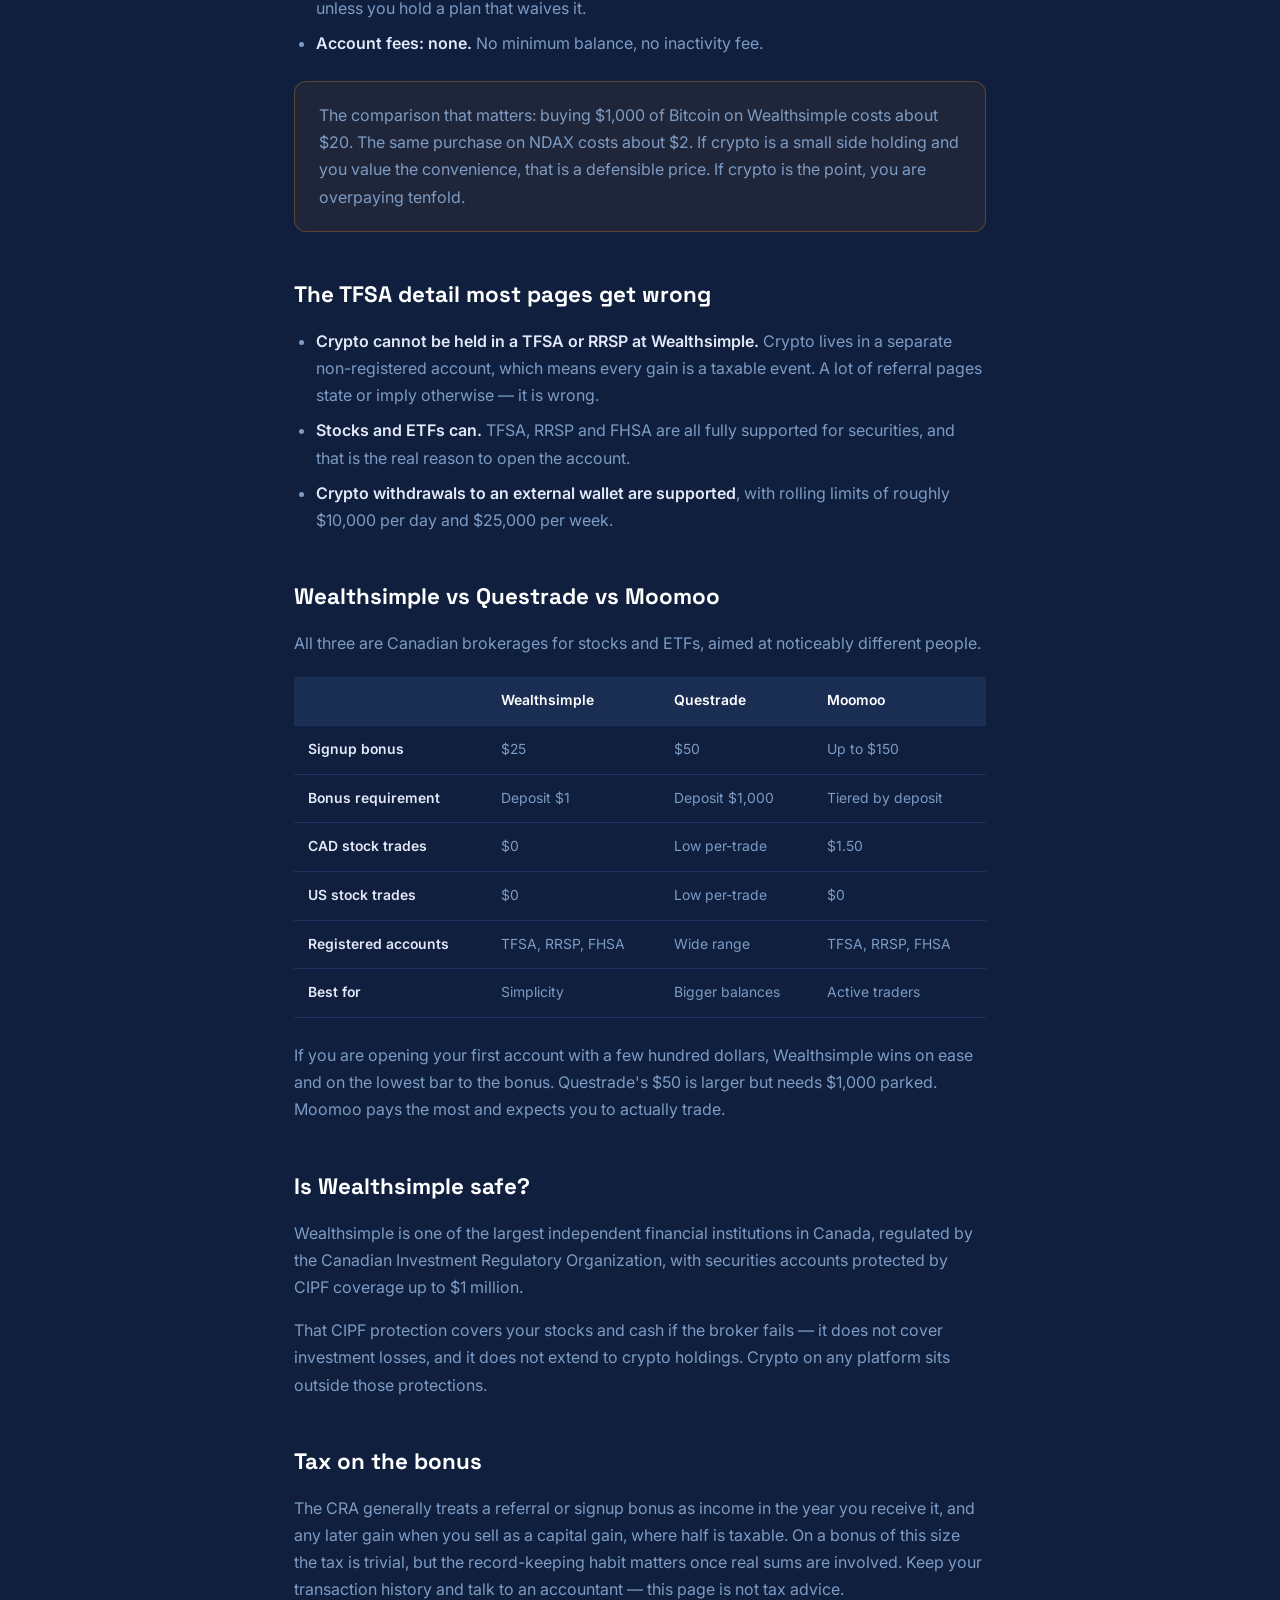
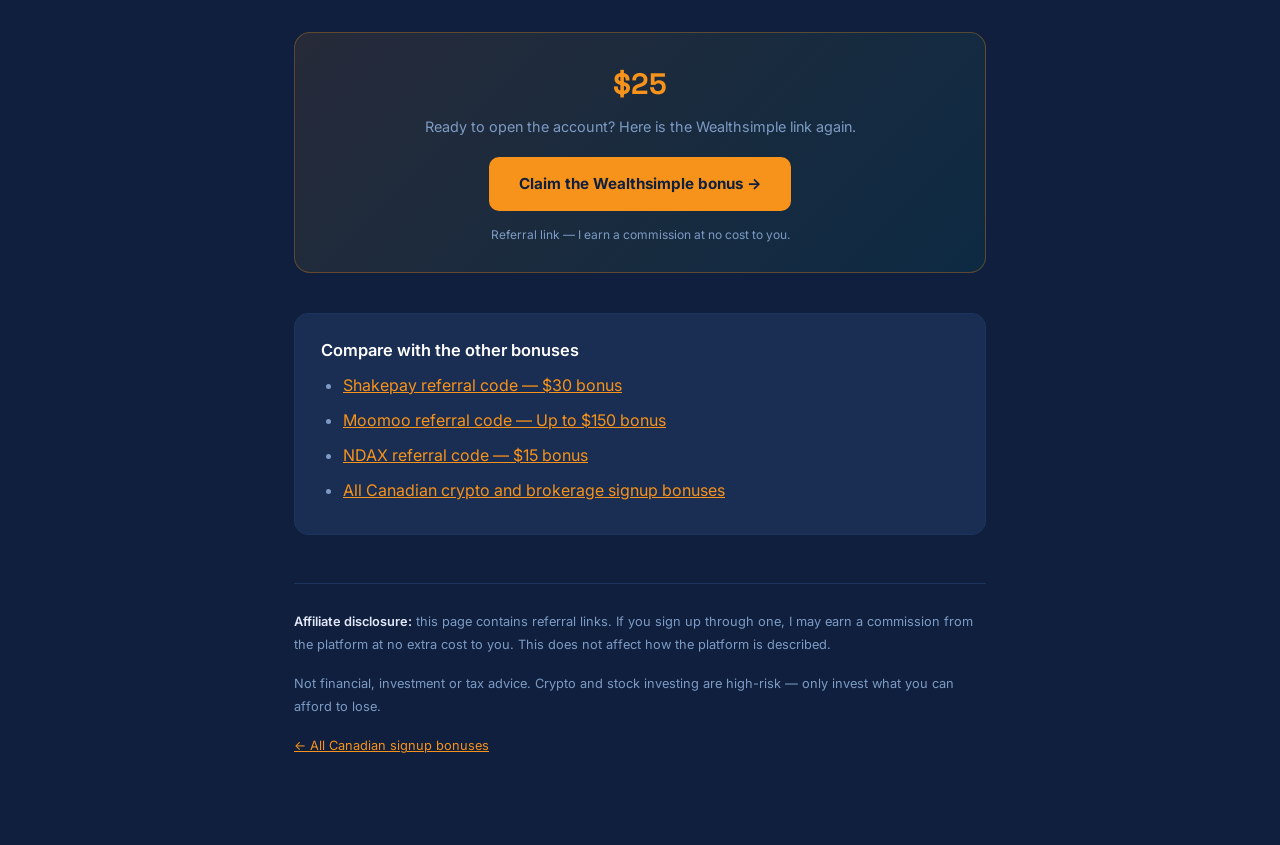
<file: wealthsimple-referral-code.html>
<!DOCTYPE html>
<html lang="en-CA">
<head>
  <meta charset="UTF-8"/>
  <meta name="viewport" content="width=device-width, initial-scale=1.0"/>
  <title>Wealthsimple Referral Code 2026 — $25 Bonus &amp; Honest Review</title>
  <meta name="description" content="Wealthsimple referral code for Canadians: $25 cash for funding any account with $1. Commission-free stocks, the 2% crypto fee nobody mentions, and why crypto cannot go in your TFSA."/>
  <link rel="canonical" href="https://stayeasycanada.github.io/crypto-for-canadians/wealthsimple-referral-code.html"/>
  <meta name="robots" content="index, follow, max-image-preview:large"/>
  <meta name="theme-color" content="#0f1f3d"/>
  <meta property="og:type" content="article"/>
  <meta property="og:site_name" content="Crypto for Canadians"/>
  <meta property="og:locale" content="en_CA"/>
  <meta property="og:title" content="Wealthsimple Referral Code 2026 — $25 Bonus &amp; Honest Review"/>
  <meta property="og:description" content="Wealthsimple referral code for Canadians: $25 cash for funding any account with $1. Commission-free stocks, the 2% crypto fee nobody mentions, and why crypto cannot go in your TFSA."/>
  <meta property="og:url" content="https://stayeasycanada.github.io/crypto-for-canadians/wealthsimple-referral-code.html"/>
  <meta property="og:image" content="https://stayeasycanada.github.io/crypto-for-canadians/og-image.png"/>
  <meta property="og:image:width" content="1200"/>
  <meta property="og:image:height" content="630"/>
  <meta name="twitter:card" content="summary_large_image"/>
  <meta name="twitter:title" content="Wealthsimple Referral Code 2026 — $25 Bonus &amp; Honest Review"/>
  <meta name="twitter:description" content="Wealthsimple referral code for Canadians: $25 cash for funding any account with $1. Commission-free stocks, the 2% crypto fee nobody mentions, and why crypto cannot go in your TFSA."/>
  <meta name="twitter:image" content="https://stayeasycanada.github.io/crypto-for-canadians/og-image.png"/>
  <link rel="preconnect" href="https://fonts.googleapis.com">
  <link rel="preconnect" href="https://fonts.gstatic.com" crossorigin>
  <link rel="stylesheet" href="https://fonts.googleapis.com/css2?family=Inter:wght@400;500;600;700&family=Space+Grotesk:wght@500;700&display=swap">
  <link rel="stylesheet" href="https://stayeasycanada.github.io/crypto-for-canadians/review.css">
</head>
<body>
<div class="wrap">
  <nav class="breadcrumb"><a href="https://stayeasycanada.github.io/crypto-for-canadians/">Crypto for Canadians</a> &rsaquo; Wealthsimple referral code</nav>
  <h1>Wealthsimple Referral Code 2026: $25 Bonus and an Honest Review</h1>
  <p class="meta-line">✓ Bonus verified October 2026 · Canada only</p>
  <p>Wealthsimple is the default first investing account for a large share of Canadians under 40, and mostly deserves to be. Commission-free stock and ETF trading, TFSA, RRSP and FHSA accounts, and an app that does not assume you already know what a limit order is.</p>
  <p>The referral bonus is <strong>$25 cash</strong> and has the lowest bar of any offer on this site: open an account and put in a dollar. Use code <strong>3MYUPG</strong> at signup. Below is what Wealthsimple is genuinely good at, and the one area where it quietly costs a lot more than people realise.</p>
  <div class="cta">
    <span class="amount">$25</span>
    <p>Cash, after you open any account and deposit as little as $1.</p>
    <a class="cta-btn" href="https://www.wealthsimple.com/invite/3MYUPG" target="_blank" rel="sponsored noopener">Claim the Wealthsimple bonus →</a>
    <p class="fine">Referral link — I earn a commission at no cost to you.</p>
  </div>
  <h2>How to claim the Wealthsimple bonus</h2>
  <ol>
    <li><strong>Sign up with a referral link or enter code 3MYUPG</strong> during registration.</li>
    <li><strong>Open any account type</strong> — TFSA, RRSP, FHSA or a plain non-registered account. Any of them counts.</li>
    <li><strong>Deposit at least $1.</strong> There is no large minimum and no requirement to actually trade anything.</li>
    <li><strong>The $25 arrives as cash</strong> in your account, usually within a few days, and you can withdraw it or invest it.</li>
  </ol>
  <div class="verdict">
    <h3>The short verdict</h3>
    <p><strong>Get Wealthsimple if</strong> you want one app for stocks and ETFs inside a TFSA or RRSP, you are starting with a modest amount, and you value not being confused over squeezing out the last basis point.</p>
    <p><strong>Skip it if</strong> crypto is your main reason for opening an account. The 2% fee on the standard plan is among the highest of any platform on this site, and crypto cannot be held in a registered account anyway.</p>
  </div>
  <h2>Wealthsimple fees, honestly</h2>
  <p>Wealthsimple's pricing is genuinely good on the stock side and genuinely expensive on the crypto side, and the marketing does not make that distinction loudly.</p>
  <ul>
    <li><strong>Stocks and ETFs: $0 commission.</strong> Real commission-free trading on Canadian and US listings.</li>
    <li><strong>Crypto: 2% on the standard Core plan.</strong> It drops to 1% on Premium and 0.5% on Generation, which require substantial balances.</li>
    <li><strong>Currency conversion:</strong> a fee applies when buying US-listed stocks in a CAD account unless you hold a plan that waives it.</li>
    <li><strong>Account fees: none.</strong> No minimum balance, no inactivity fee.</li>
  </ul>
  <div class="warn"><p>The comparison that matters: buying $1,000 of Bitcoin on Wealthsimple costs about $20. The same purchase on NDAX costs about $2. If crypto is a small side holding and you value the convenience, that is a defensible price. If crypto is the point, you are overpaying tenfold.</p></div>
  <h2>The TFSA detail most pages get wrong</h2>
  <ul>
    <li><strong>Crypto cannot be held in a TFSA or RRSP at Wealthsimple.</strong> Crypto lives in a separate non-registered account, which means every gain is a taxable event. A lot of referral pages state or imply otherwise — it is wrong.</li>
    <li><strong>Stocks and ETFs can.</strong> TFSA, RRSP and FHSA are all fully supported for securities, and that is the real reason to open the account.</li>
    <li><strong>Crypto withdrawals to an external wallet are supported</strong>, with rolling limits of roughly $10,000 per day and $25,000 per week.</li>
  </ul>
  <h2>Wealthsimple vs Questrade vs Moomoo</h2>
  <p>All three are Canadian brokerages for stocks and ETFs, aimed at noticeably different people.</p>
  <div class="table-scroll">
    <table>
      <thead><tr><th>&nbsp;</th><th>Wealthsimple</th><th>Questrade</th><th>Moomoo</th></tr></thead>
      <tbody>
        <tr><td><strong>Signup bonus</strong></td><td>$25</td><td>$50</td><td>Up to $150</td></tr>
        <tr><td><strong>Bonus requirement</strong></td><td>Deposit $1</td><td>Deposit $1,000</td><td>Tiered by deposit</td></tr>
        <tr><td><strong>CAD stock trades</strong></td><td>$0</td><td>Low per-trade</td><td>$1.50</td></tr>
        <tr><td><strong>US stock trades</strong></td><td>$0</td><td>Low per-trade</td><td>$0</td></tr>
        <tr><td><strong>Registered accounts</strong></td><td>TFSA, RRSP, FHSA</td><td>Wide range</td><td>TFSA, RRSP, FHSA</td></tr>
        <tr><td><strong>Best for</strong></td><td>Simplicity</td><td>Bigger balances</td><td>Active traders</td></tr>
      </tbody>
    </table>
  </div>
  <p>If you are opening your first account with a few hundred dollars, Wealthsimple wins on ease and on the lowest bar to the bonus. Questrade's $50 is larger but needs $1,000 parked. Moomoo pays the most and expects you to actually trade.</p>
  <h2>Is Wealthsimple safe?</h2>
  <p>Wealthsimple is one of the largest independent financial institutions in Canada, regulated by the Canadian Investment Regulatory Organization, with securities accounts protected by CIPF coverage up to $1 million.</p>
  <p>That CIPF protection covers your stocks and cash if the broker fails — it does not cover investment losses, and it does not extend to crypto holdings. Crypto on any platform sits outside those protections.</p>
  <h2>Tax on the bonus</h2>
  <p>The CRA generally treats a referral or signup bonus as income in the year you receive it, and any later gain when you sell as a capital gain, where half is taxable. On a bonus of this size the tax is trivial, but the record-keeping habit matters once real sums are involved. Keep your transaction history and talk to an accountant — this page is not tax advice.</p>
  <div class="cta">
    <span class="amount">$25</span>
    <p>Ready to open the account? Here is the Wealthsimple link again.</p>
    <a class="cta-btn" href="https://www.wealthsimple.com/invite/3MYUPG" target="_blank" rel="sponsored noopener">Claim the Wealthsimple bonus →</a>
    <p class="fine">Referral link — I earn a commission at no cost to you.</p>
  </div>
  <div class="related">
    <h3>Compare with the other bonuses</h3>
    <ul>
      <li><a href="https://stayeasycanada.github.io/crypto-for-canadians/shakepay-referral-code.html">Shakepay referral code — $30 bonus</a></li>
      <li><a href="https://stayeasycanada.github.io/crypto-for-canadians/moomoo-referral-code.html">Moomoo referral code — Up to $150 bonus</a></li>
      <li><a href="https://stayeasycanada.github.io/crypto-for-canadians/ndax-referral-code.html">NDAX referral code — $15 bonus</a></li>
      <li><a href="https://stayeasycanada.github.io/crypto-for-canadians/">All Canadian crypto and brokerage signup bonuses</a></li>
    </ul>
  </div>
  <footer>
    <p><strong>Affiliate disclosure:</strong> this page contains referral links. If you sign up through one, I may earn a commission from the platform at no extra cost to you. This does not affect how the platform is described.</p>
    <p>Not financial, investment or tax advice. Crypto and stock investing are high-risk — only invest what you can afford to lose.</p>
    <p style="margin-top:10px;"><a href="https://stayeasycanada.github.io/crypto-for-canadians/">← All Canadian signup bonuses</a></p>
  </footer>
</div>
<script type="application/ld+json">
{
  "@context": "https://schema.org",
  "@graph": [
    {
      "@type": "BreadcrumbList",
      "itemListElement": [
        {
          "@type": "ListItem",
          "position": 1,
          "name": "Crypto for Canadians",
          "item": "https://stayeasycanada.github.io/crypto-for-canadians/"
        },
        {
          "@type": "ListItem",
          "position": 2,
          "name": "Wealthsimple referral code"
        }
      ]
    },
    {
      "@type": "Article",
      "headline": "Wealthsimple Referral Code 2026: $25 Bonus and an Honest Review",
      "description": "Wealthsimple referral code for Canadians: $25 cash for funding any account with $1. Commission-free stocks, the 2% crypto fee nobody mentions, and why crypto cannot go in your TFSA.",
      "mainEntityOfPage": "https://stayeasycanada.github.io/crypto-for-canadians/wealthsimple-referral-code.html",
      "dateModified": "2026-10-02",
      "inLanguage": "en-CA"
    },
    {
      "@type": "FAQPage",
      "mainEntity": [
        {
          "@type": "Question",
          "name": "How do I get the Wealthsimple $25 bonus?",
          "acceptedAnswer": {
            "@type": "Answer",
            "text": "Sign up using a referral link or enter code 3MYUPG during registration, open any account type including TFSA, RRSP or non-registered, and deposit at least $1. The $25 is paid as cash into your account."
          }
        },
        {
          "@type": "Question",
          "name": "Can I hold crypto in a TFSA with Wealthsimple?",
          "acceptedAnswer": {
            "@type": "Answer",
            "text": "No. Wealthsimple crypto is only available in a non-registered account, so gains are taxable. Stocks and ETFs can be held in a TFSA, RRSP or FHSA, but cryptocurrency cannot."
          }
        },
        {
          "@type": "Question",
          "name": "What does Wealthsimple charge for crypto?",
          "acceptedAnswer": {
            "@type": "Answer",
            "text": "Crypto trades cost 2% on the standard Core plan, 1% on Premium and 0.5% on Generation. Stock and ETF trades are commission-free."
          }
        }
      ]
    }
  ]
}
</script>
</body>
</html>
</file>
